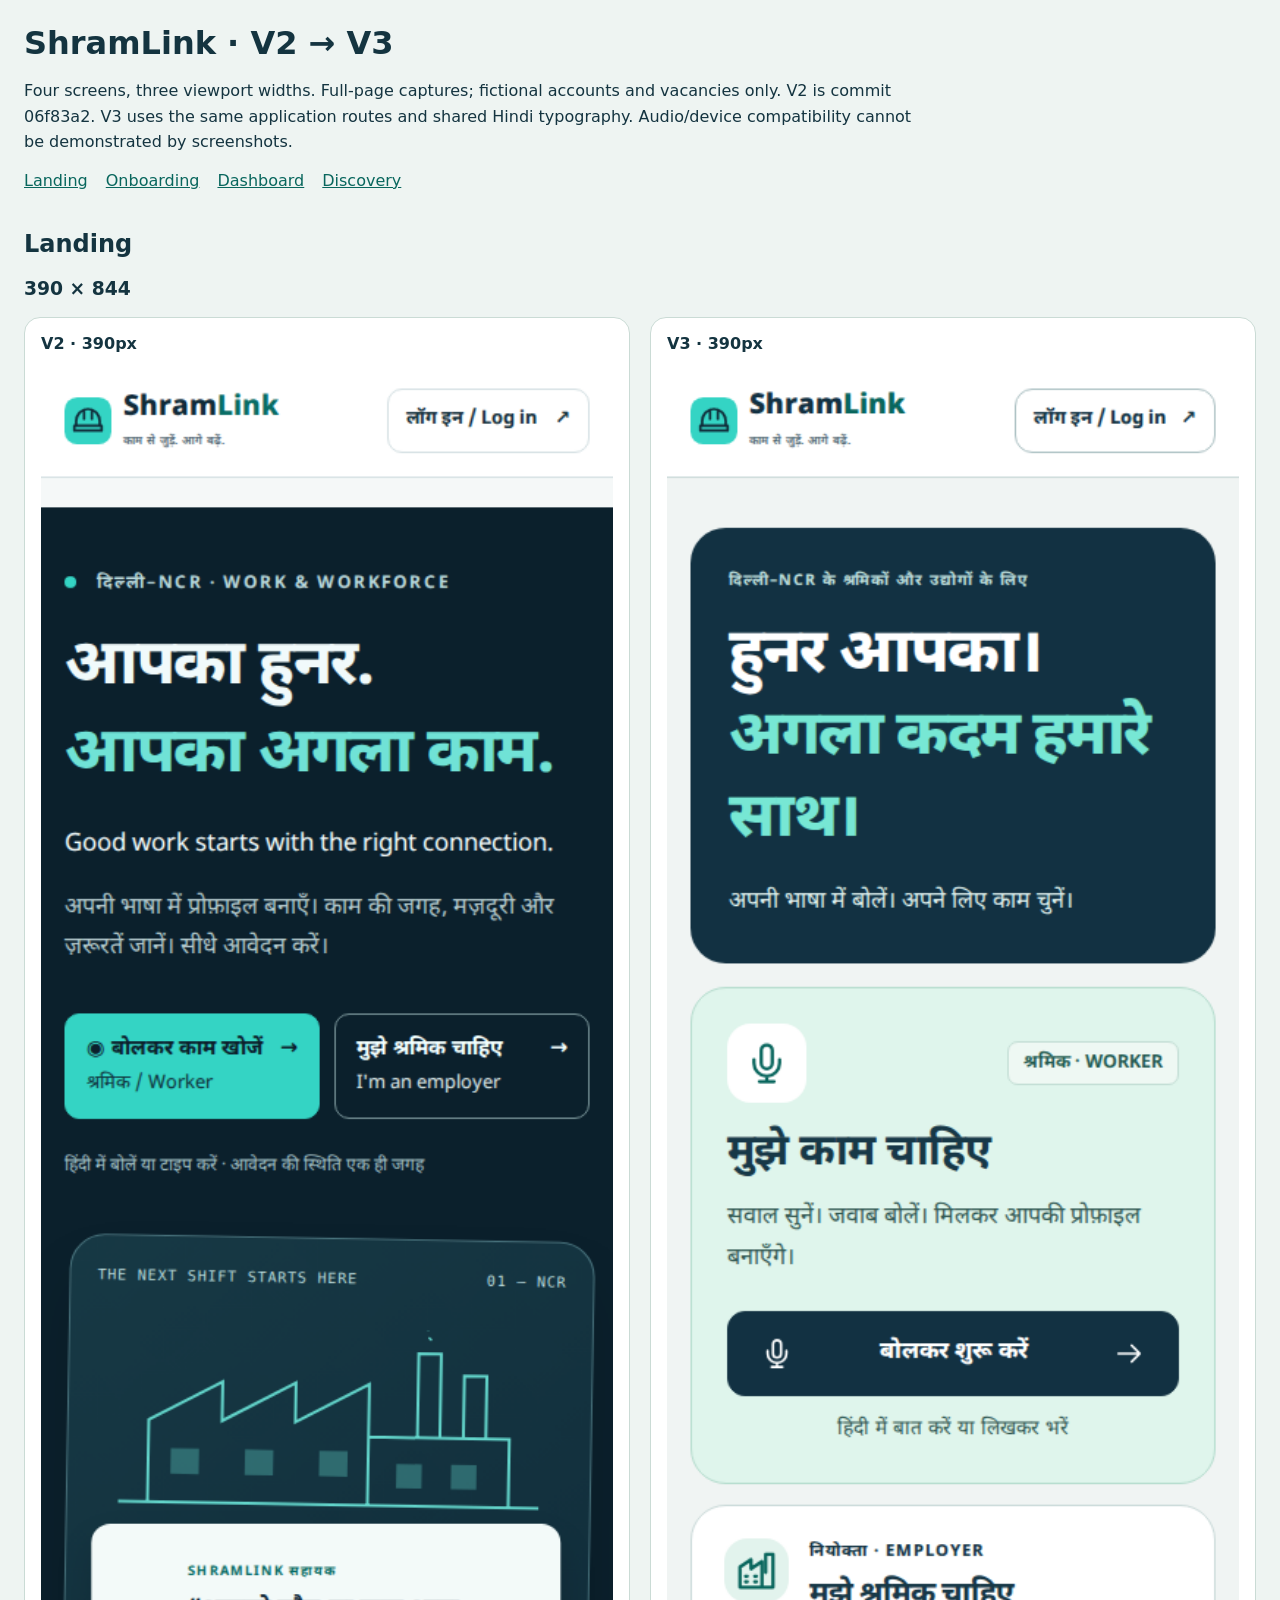
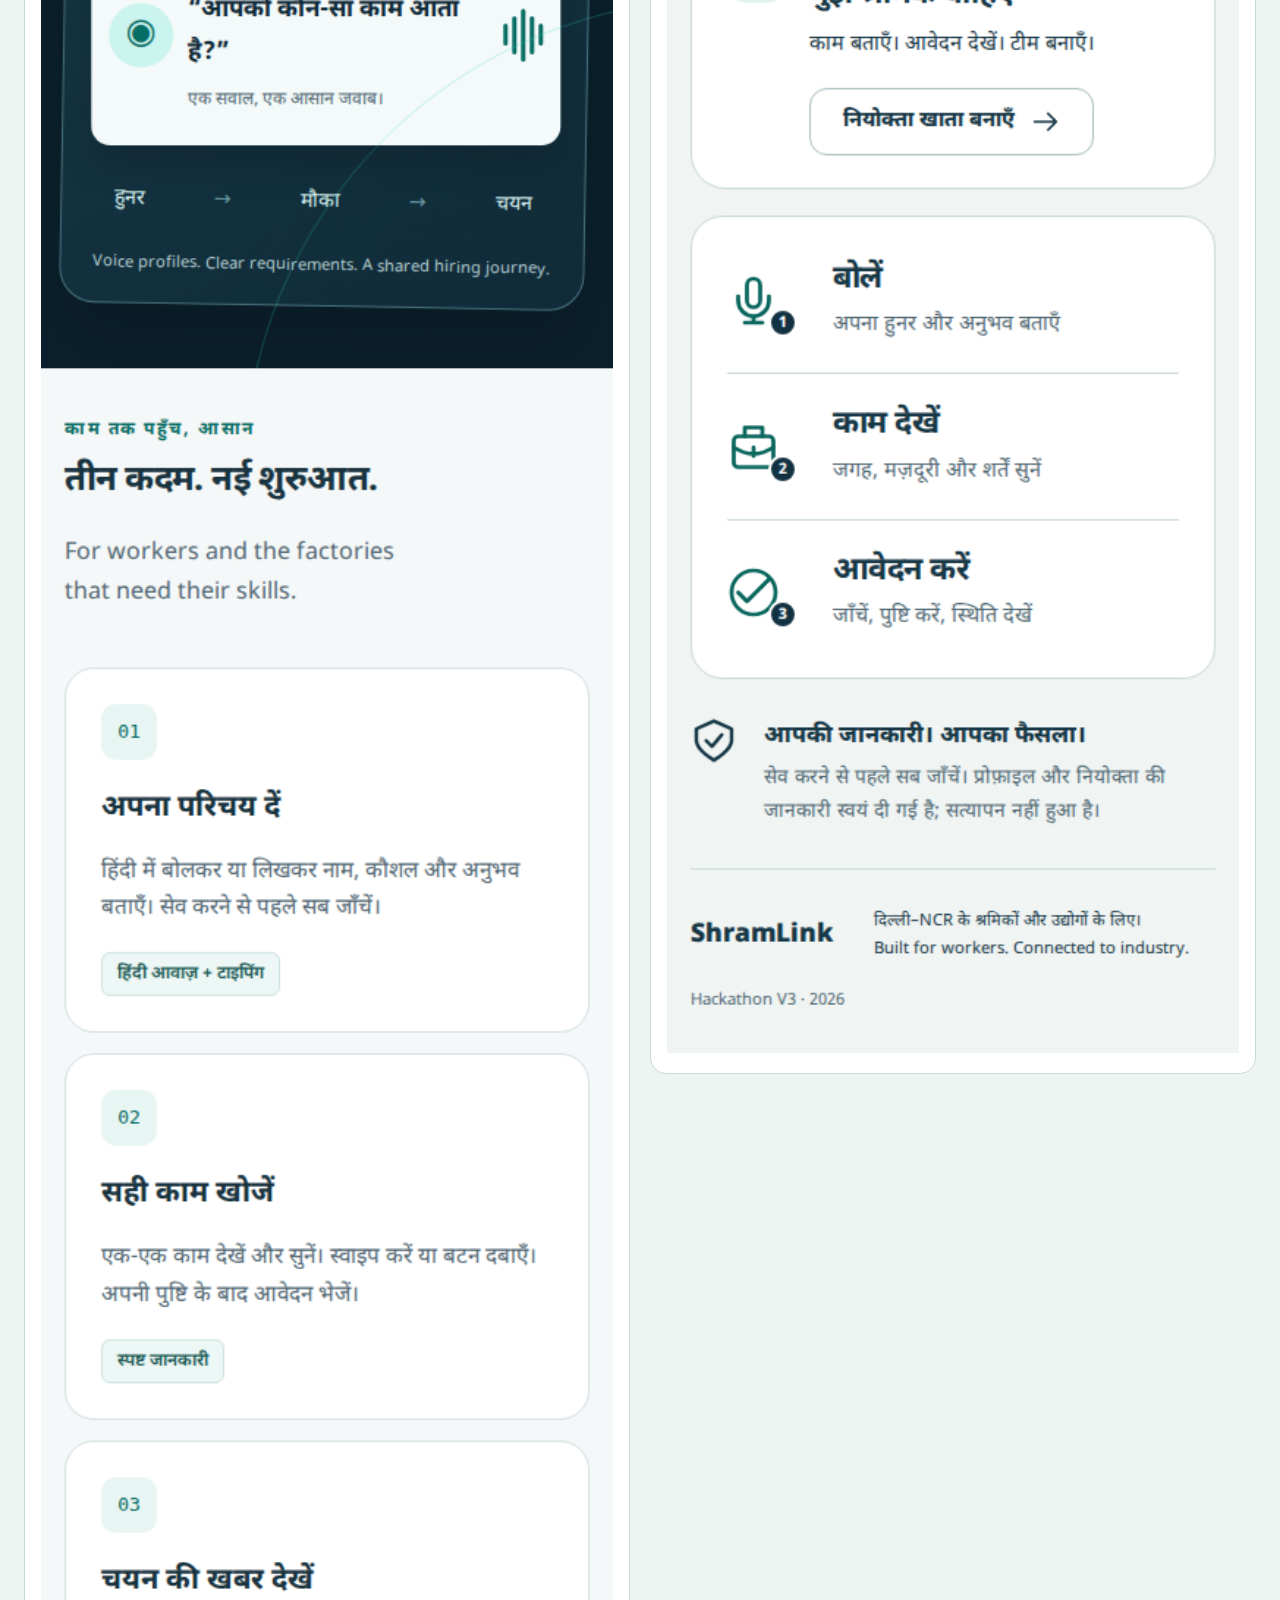
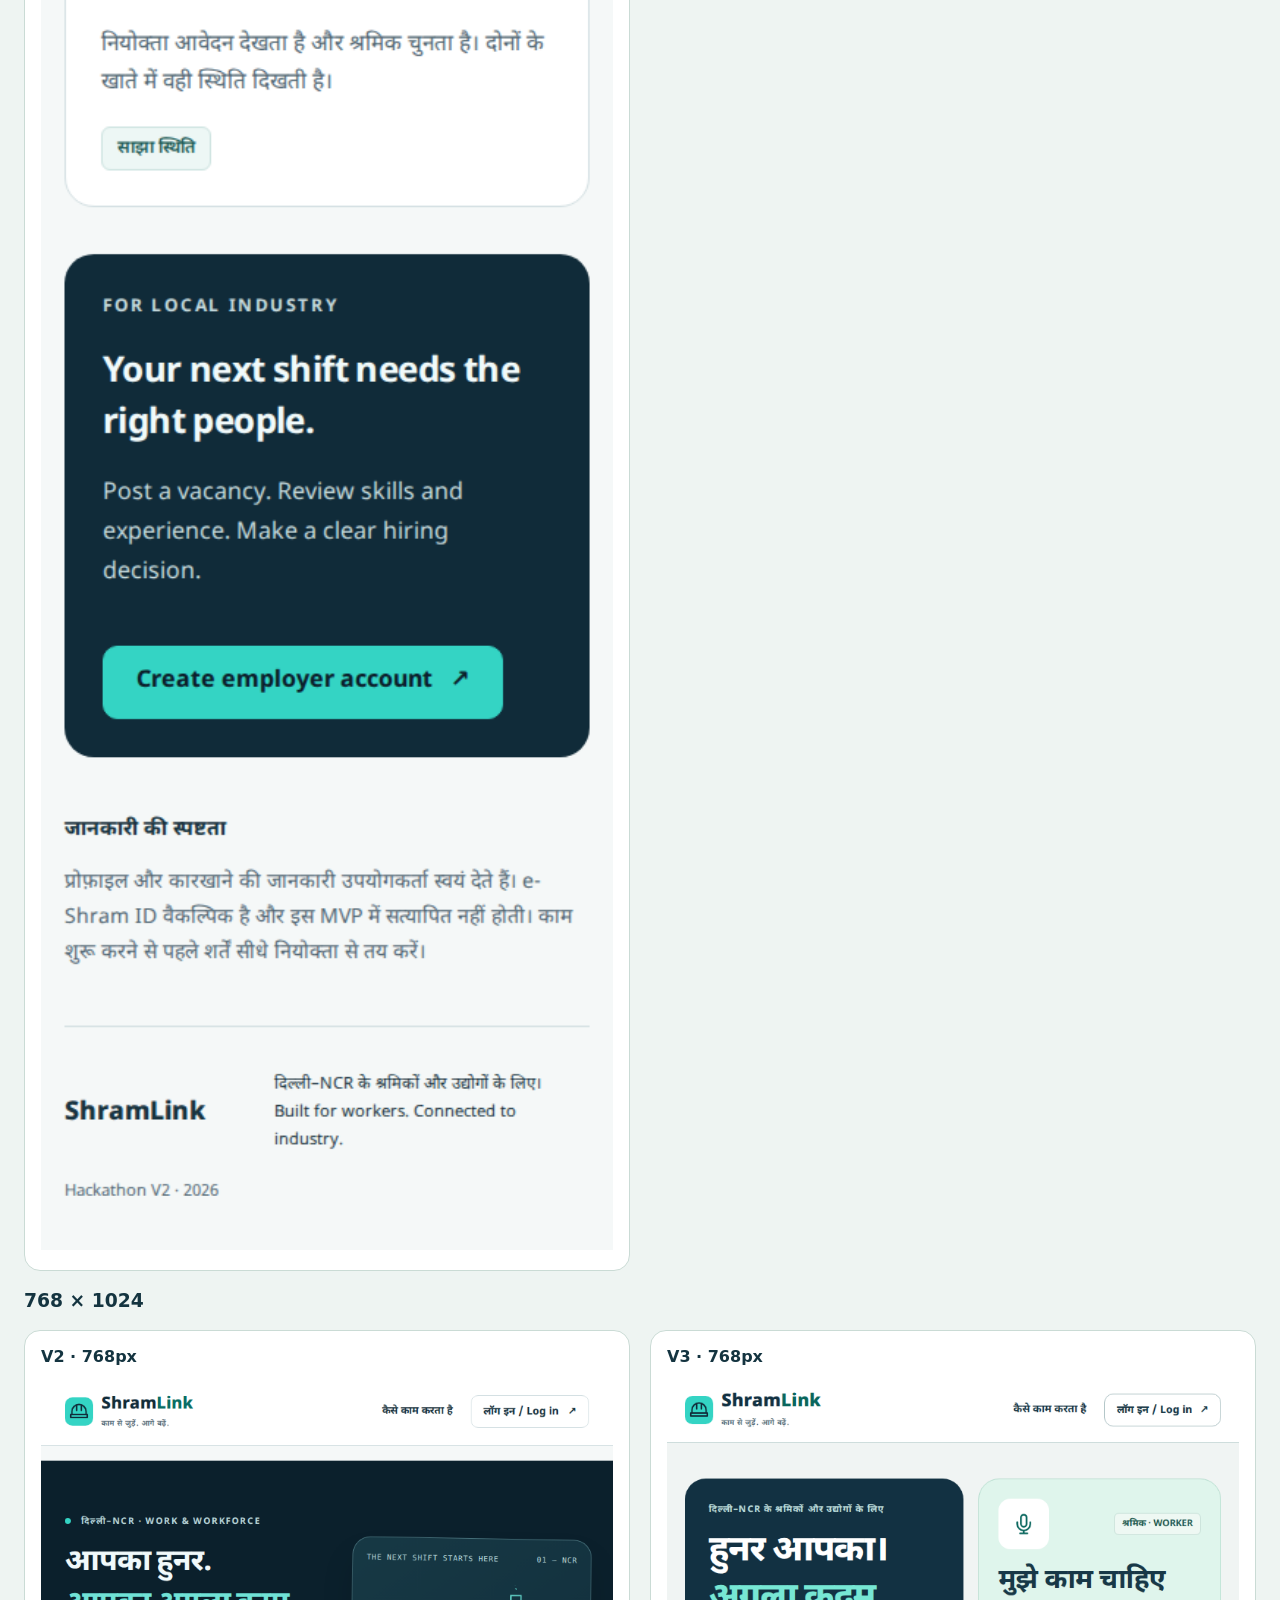
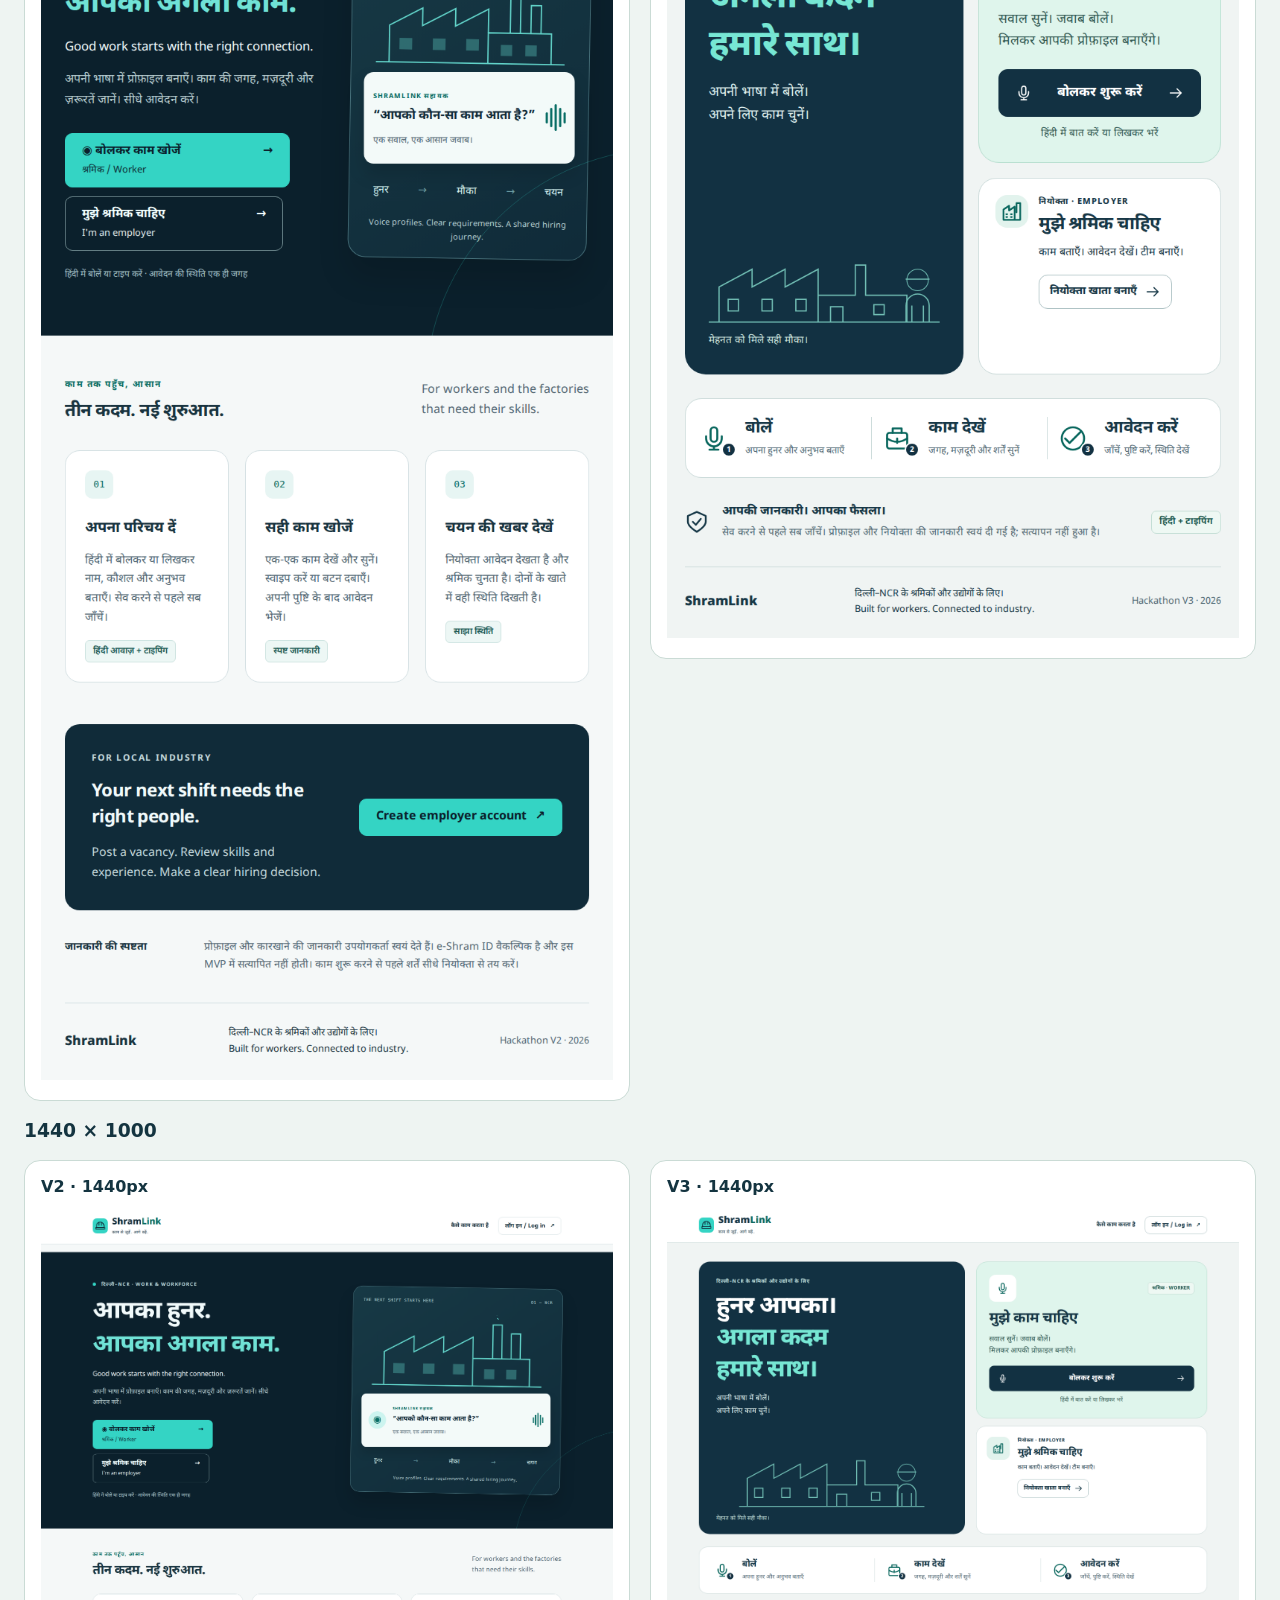
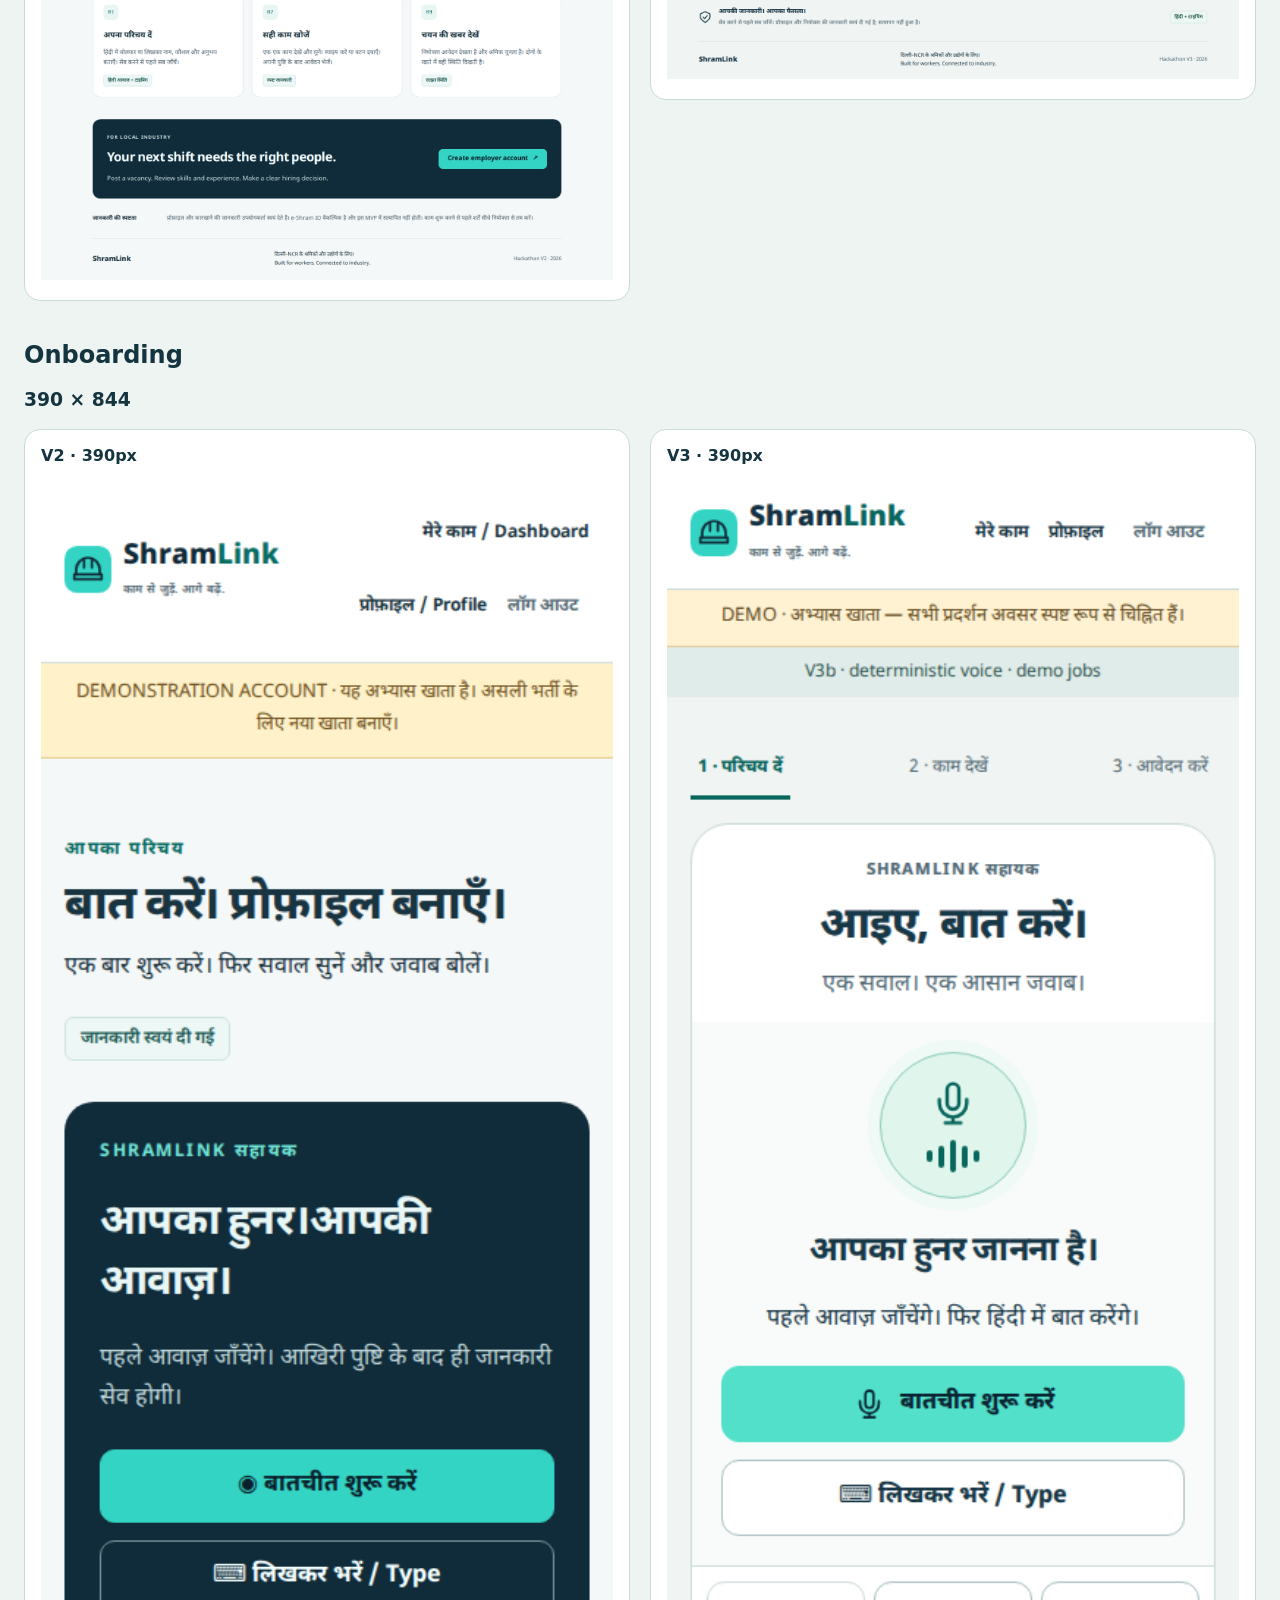
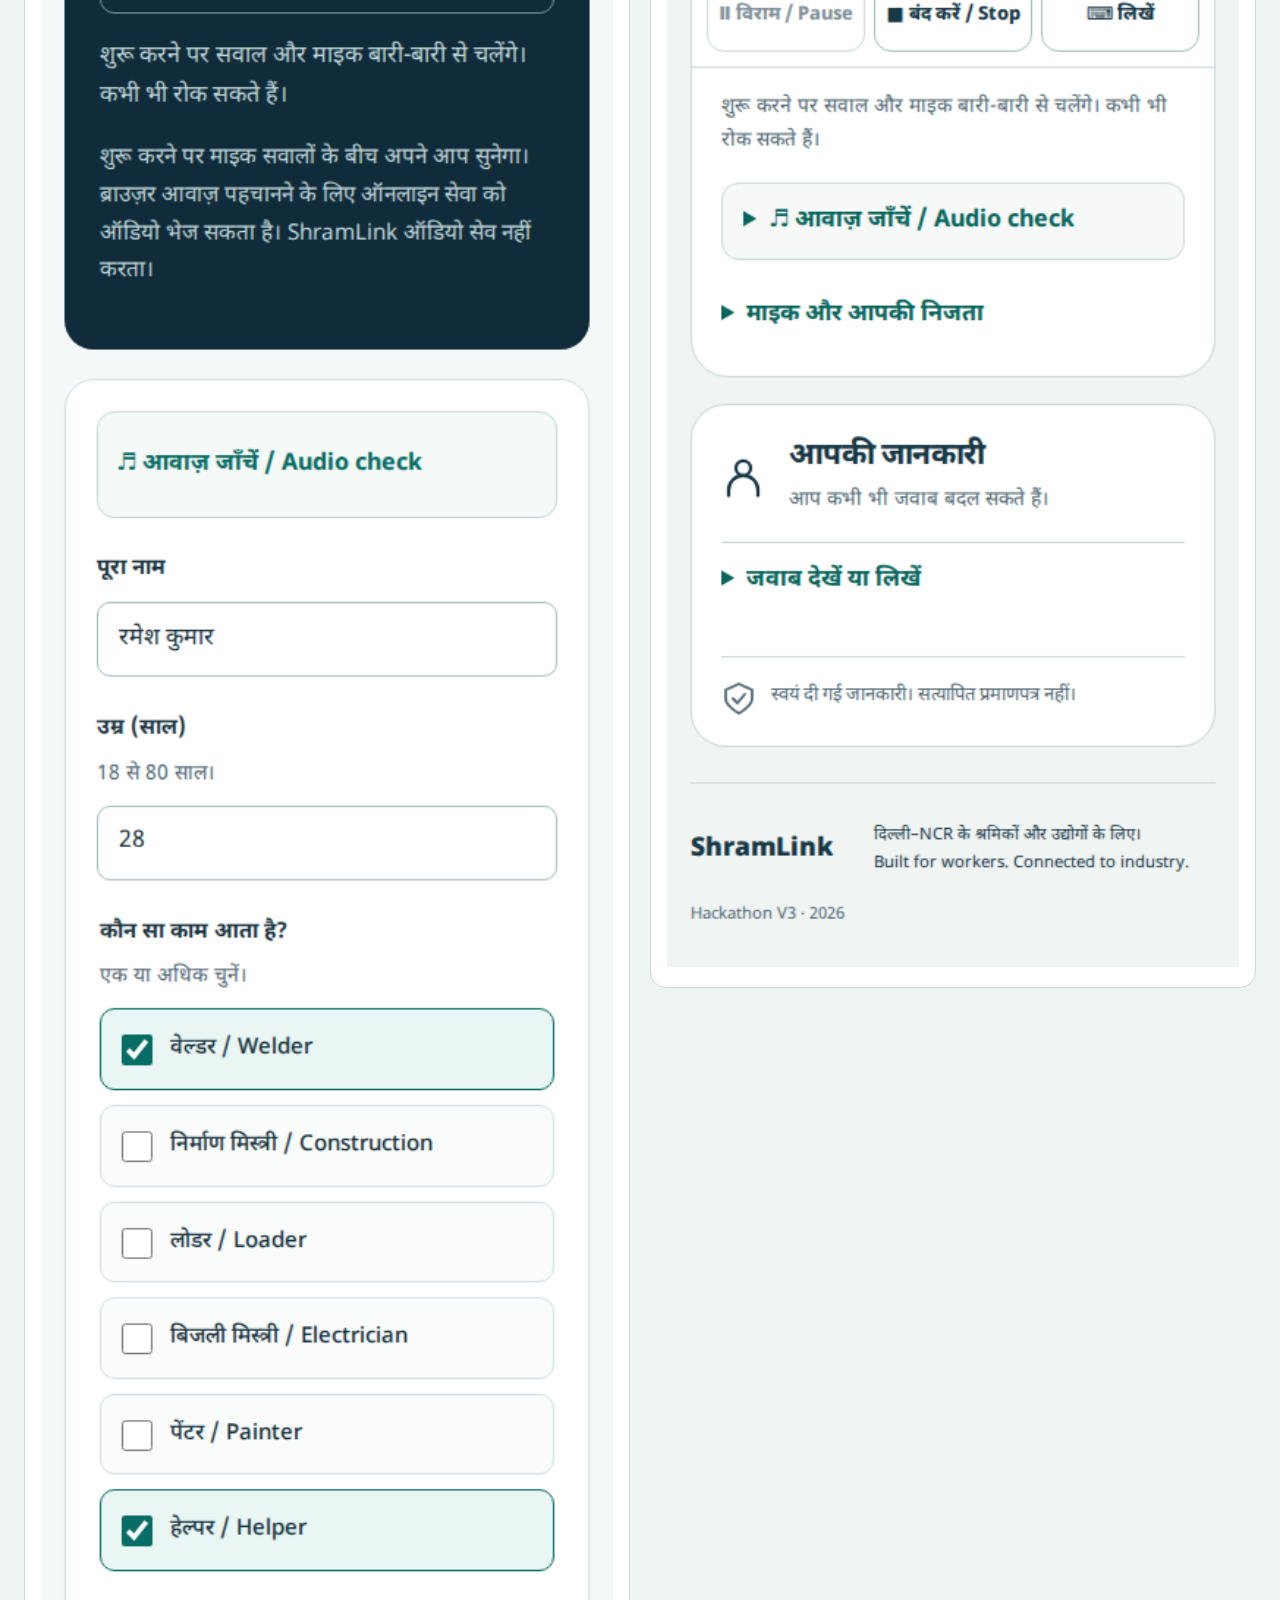
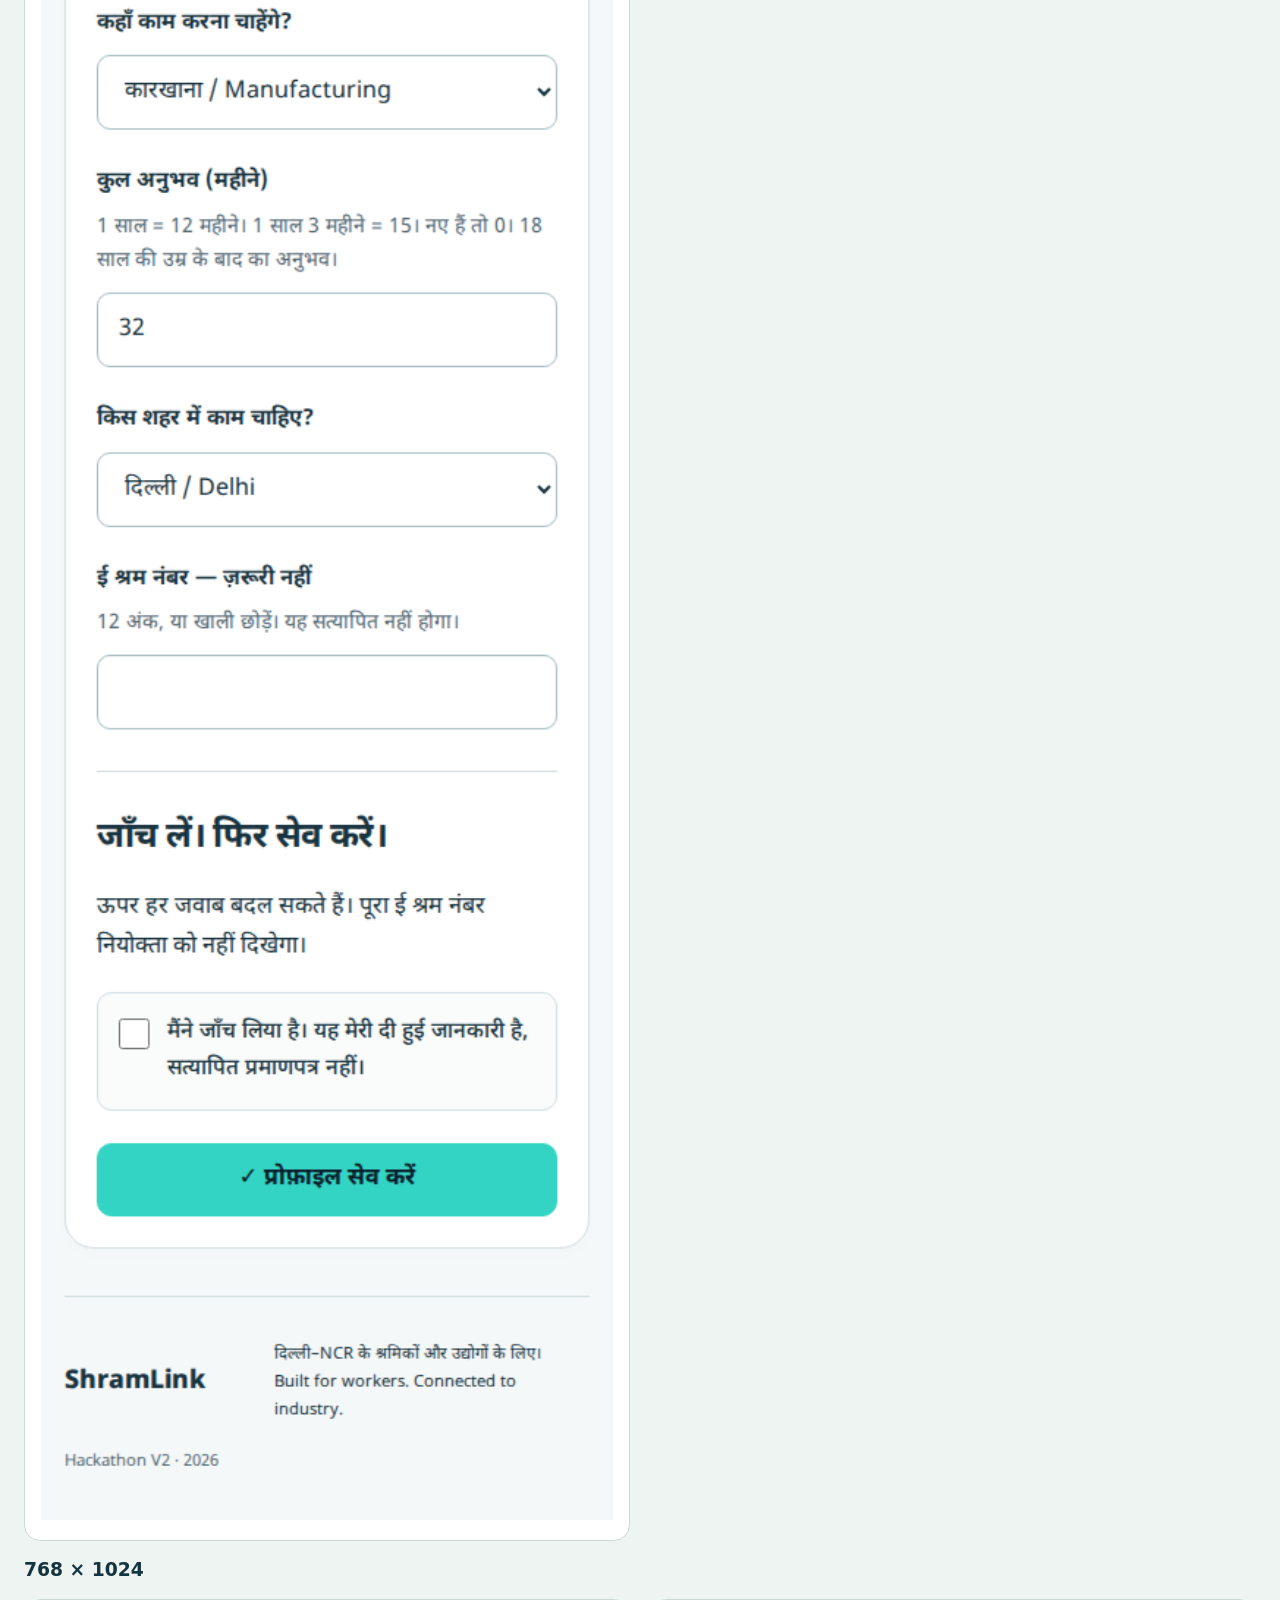
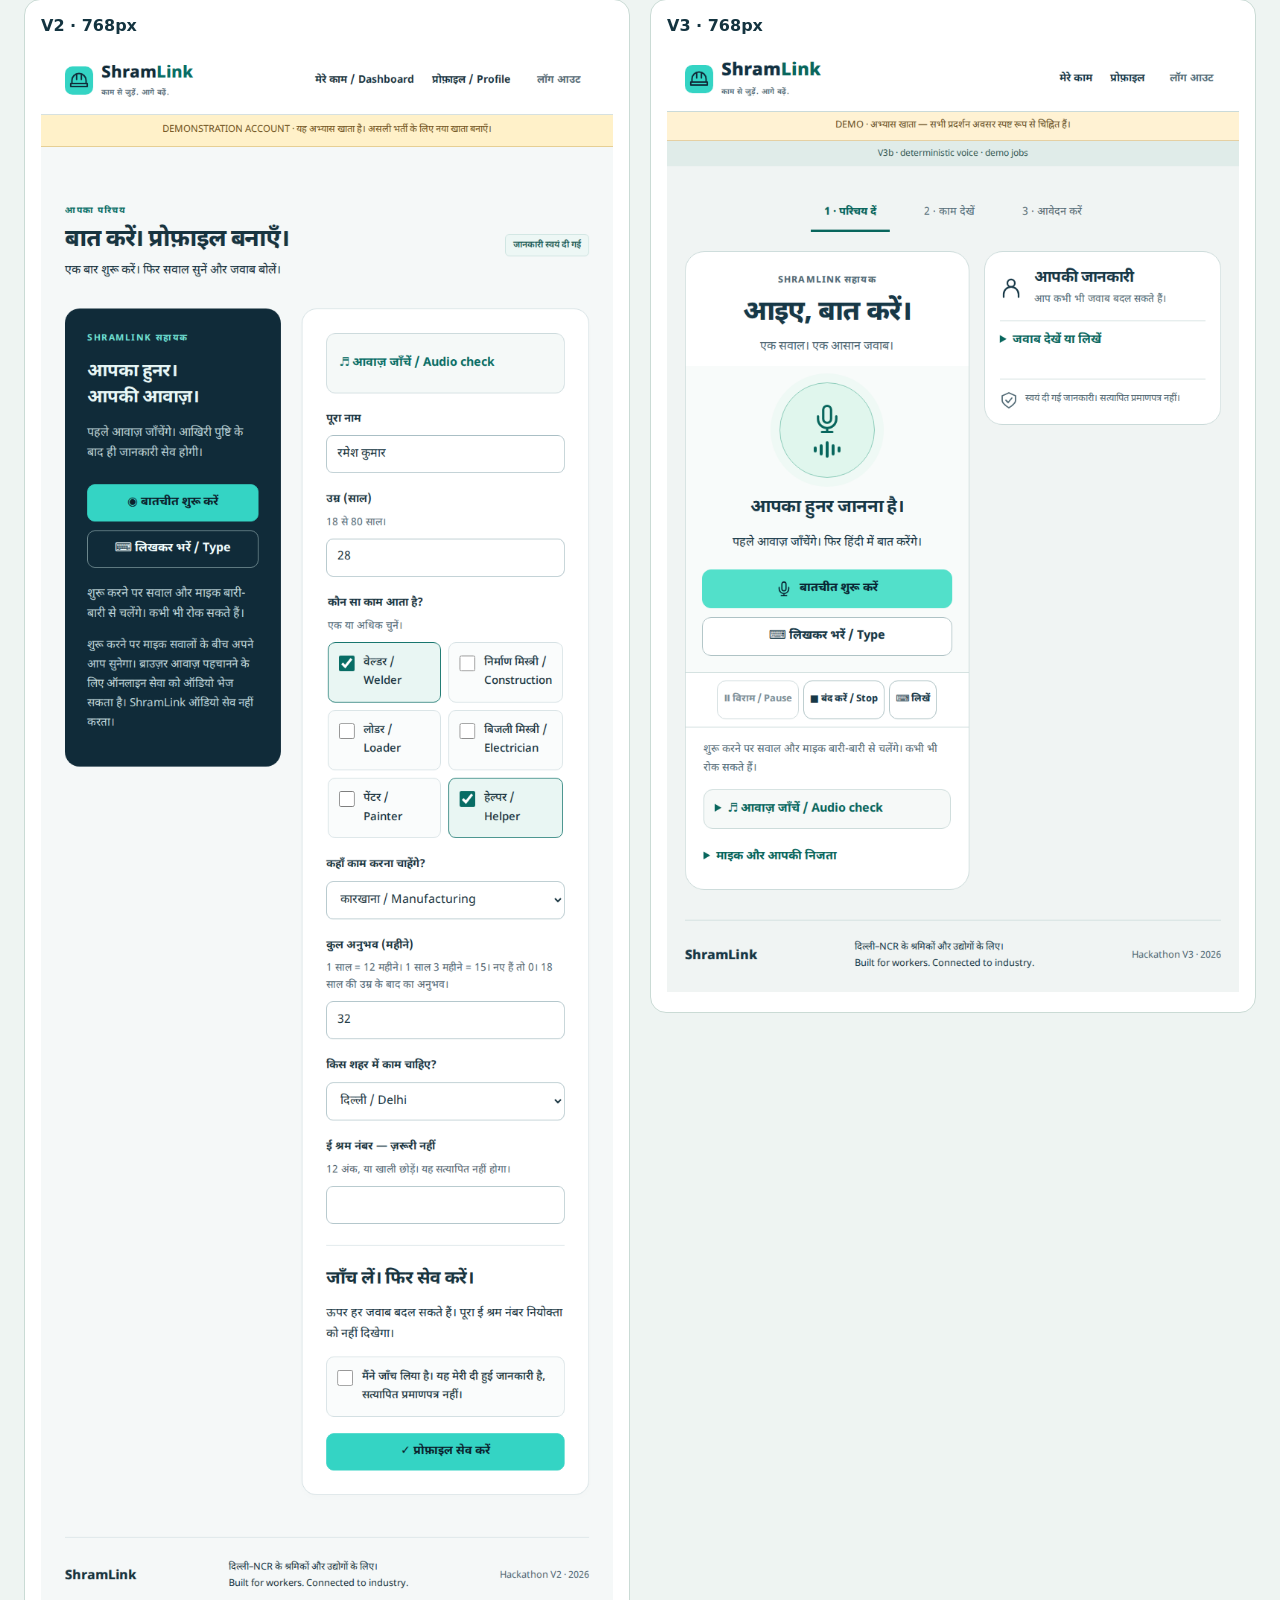
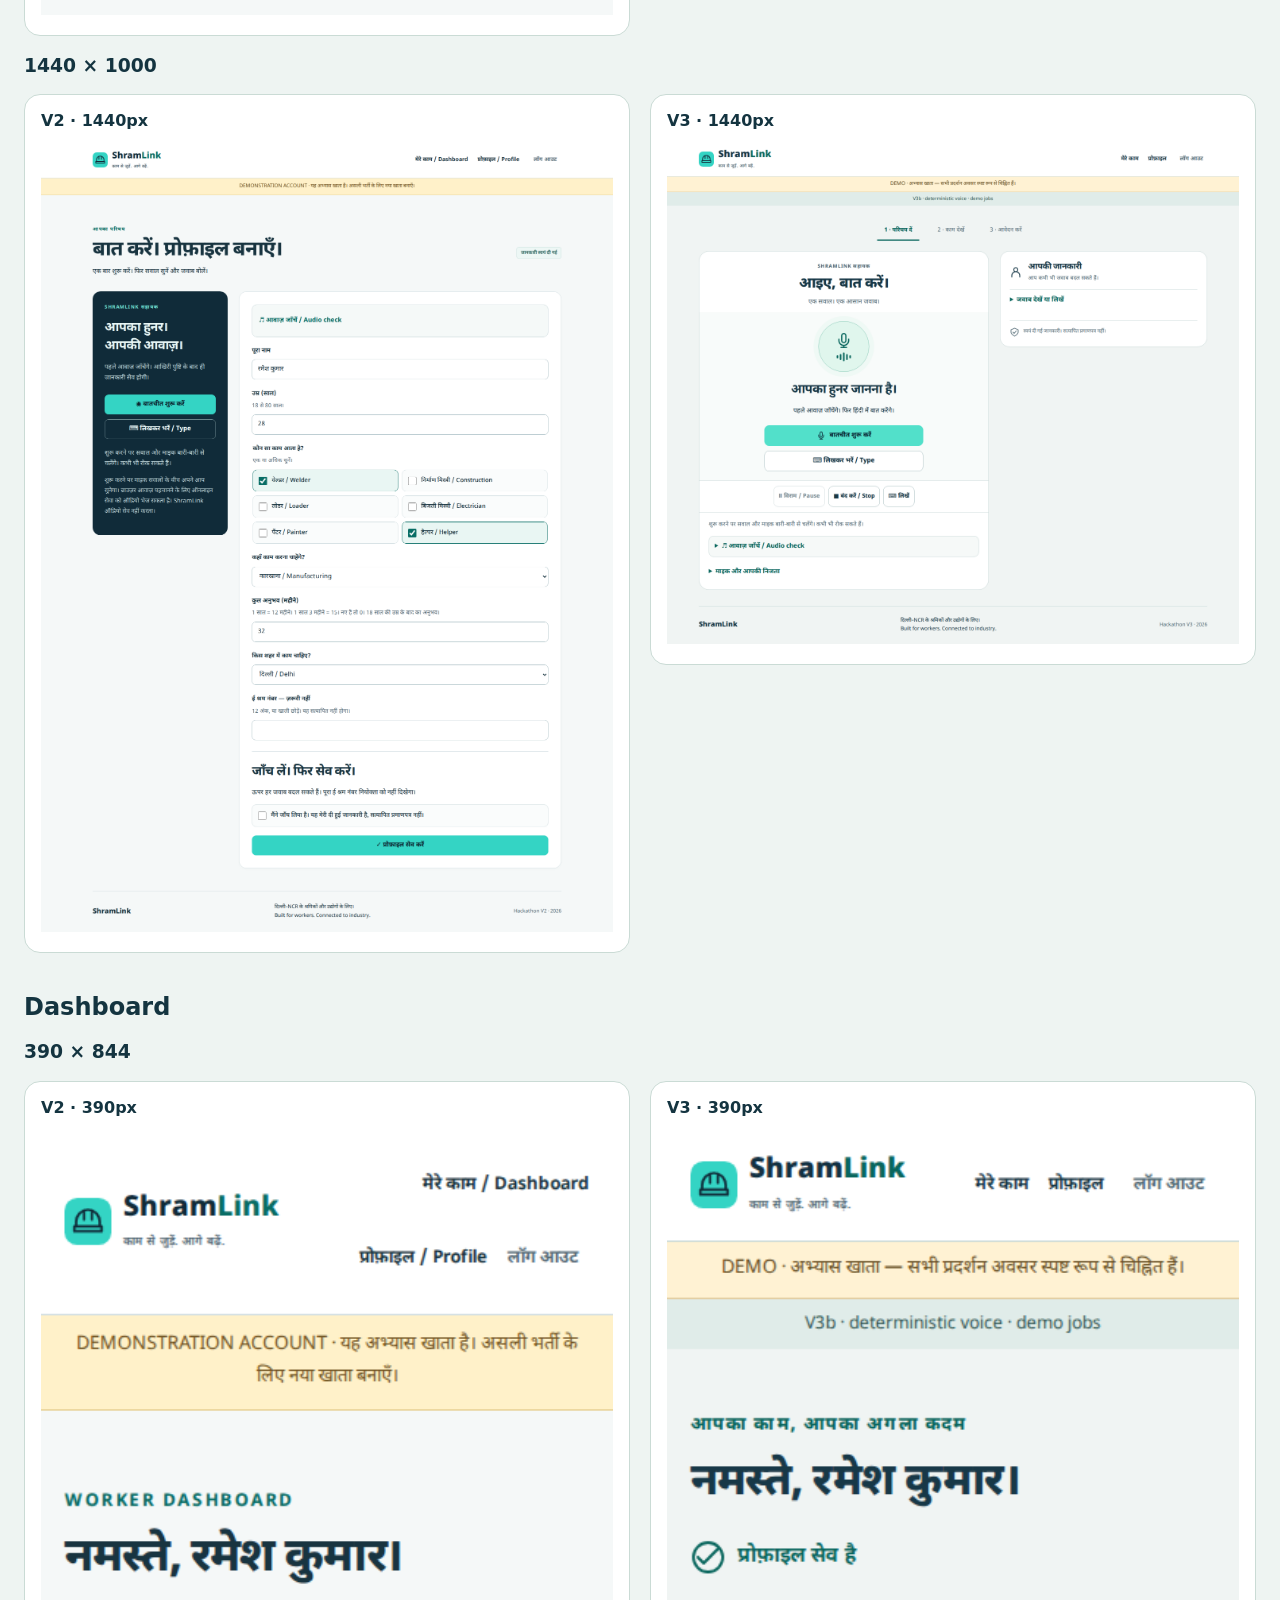
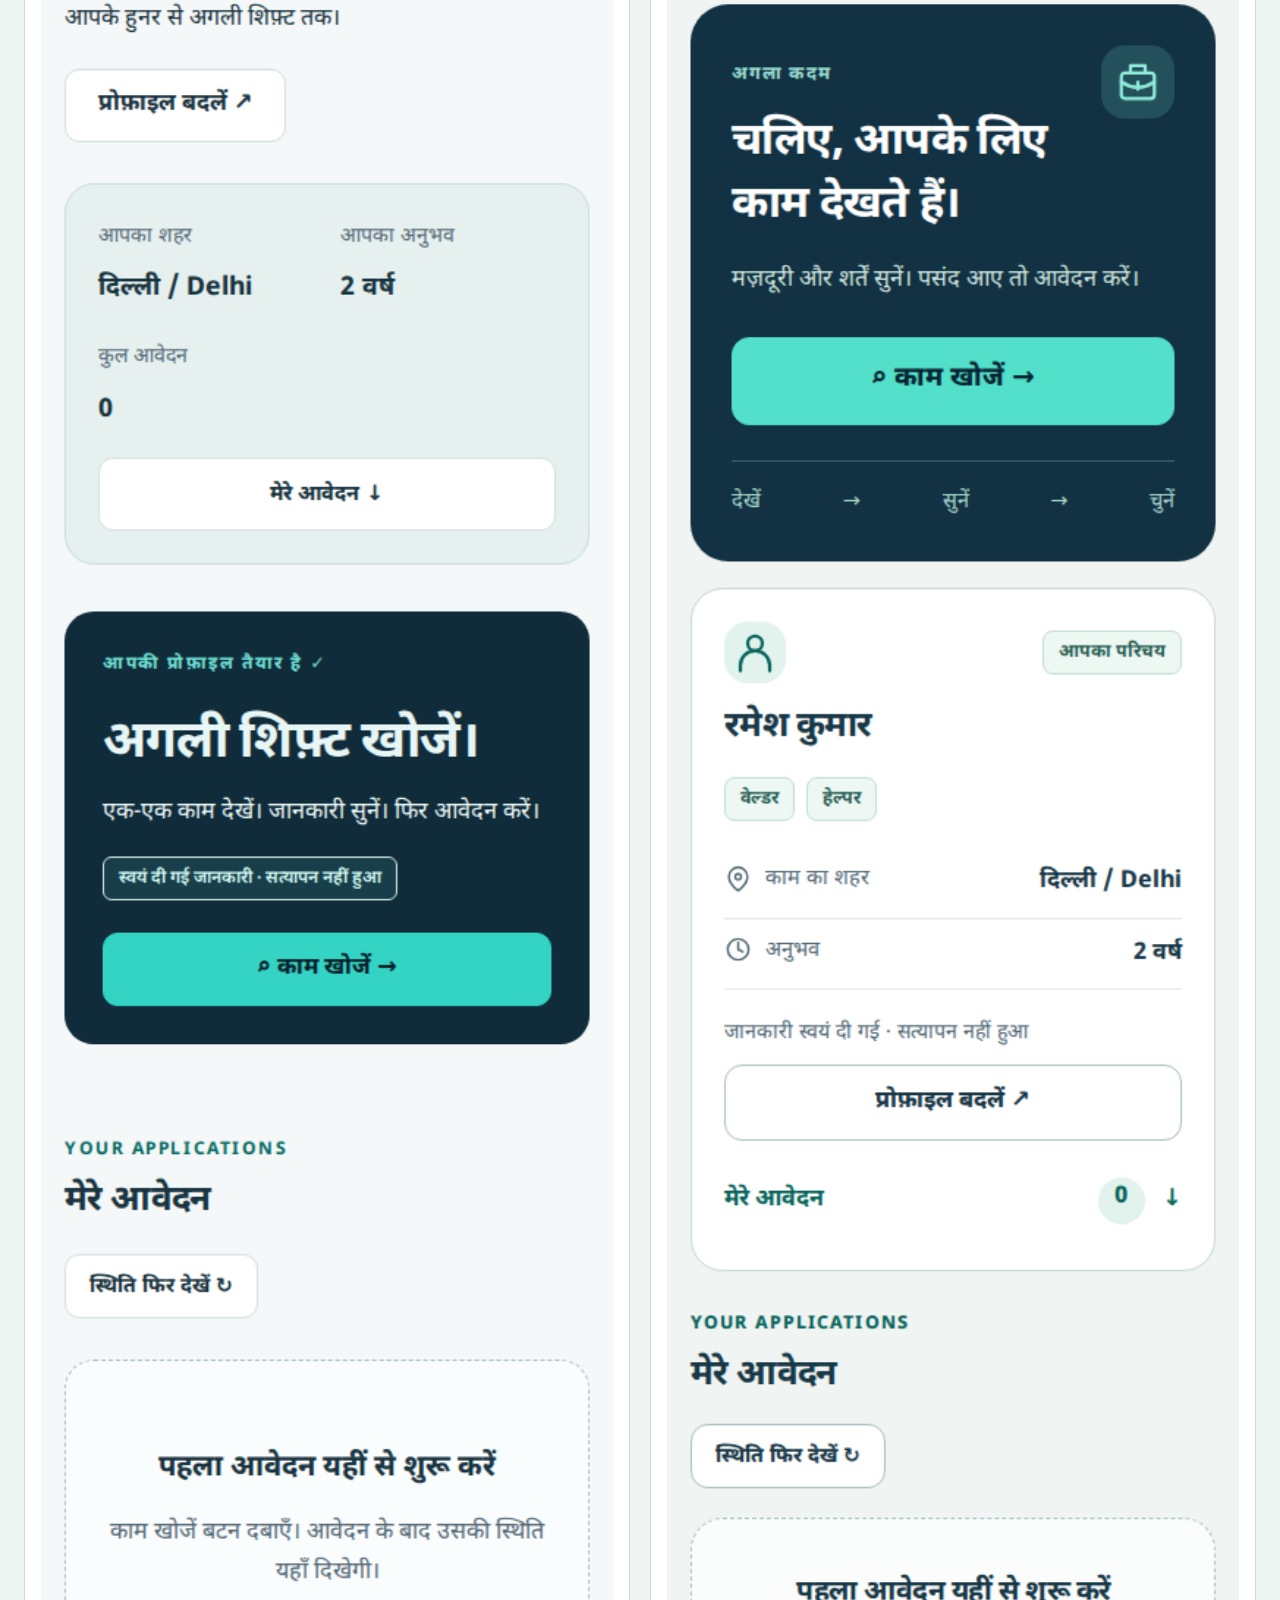
<file: docs/screenshots/index.html>
<!doctype html><html lang="en"><meta charset="utf-8"><meta name="viewport" content="width=device-width,initial-scale=1"><title>ShramLink V2 → V3 visual evidence</title><style>body{font:16px system-ui;background:#eef4f2;color:#143440;margin:24px}h1{margin-bottom:8px}p{max-width:900px;line-height:1.6}section{margin:40px 0}article{display:grid;grid-template-columns:1fr 1fr;gap:20px;align-items:start}figure{margin:0;padding:16px;background:white;border:1px solid #cadbd5;border-radius:16px}img{width:100%;height:auto}figcaption{font-weight:700;margin-bottom:12px}a{color:#08665d}@media(max-width:700px){article{grid-template-columns:1fr}}.jump{display:flex;gap:18px;flex-wrap:wrap}</style><h1>ShramLink · V2 → V3</h1><p>Four screens, three viewport widths. Full-page captures; fictional accounts and vacancies only. V2 is commit 06f83a2. V3 uses the same application routes and shared Hindi typography. Audio/device compatibility cannot be demonstrated by screenshots.</p><nav class="jump">
<a href="#landing">Landing</a>
<a href="#onboarding">Onboarding</a>
<a href="#dashboard">Dashboard</a>
<a href="#discovery">Discovery</a>
</nav>
<section id="landing"><h2>Landing</h2>
<h3>390 × 844</h3><article>
<figure><figcaption>V2 · 390px</figcaption><a href="v2/landing-390.png"><img loading="lazy" src="v2/landing-390.png" alt="V2 landing at 390 pixels"></a></figure>
<figure><figcaption>V3 · 390px</figcaption><a href="v3/landing-390.png"><img loading="lazy" src="v3/landing-390.png" alt="V3 landing at 390 pixels"></a></figure>
</article>
<h3>768 × 1024</h3><article>
<figure><figcaption>V2 · 768px</figcaption><a href="v2/landing-768.png"><img loading="lazy" src="v2/landing-768.png" alt="V2 landing at 768 pixels"></a></figure>
<figure><figcaption>V3 · 768px</figcaption><a href="v3/landing-768.png"><img loading="lazy" src="v3/landing-768.png" alt="V3 landing at 768 pixels"></a></figure>
</article>
<h3>1440 × 1000</h3><article>
<figure><figcaption>V2 · 1440px</figcaption><a href="v2/landing-1440.png"><img loading="lazy" src="v2/landing-1440.png" alt="V2 landing at 1440 pixels"></a></figure>
<figure><figcaption>V3 · 1440px</figcaption><a href="v3/landing-1440.png"><img loading="lazy" src="v3/landing-1440.png" alt="V3 landing at 1440 pixels"></a></figure>
</article>
</section>
<section id="onboarding"><h2>Onboarding</h2>
<h3>390 × 844</h3><article>
<figure><figcaption>V2 · 390px</figcaption><a href="v2/onboarding-390.png"><img loading="lazy" src="v2/onboarding-390.png" alt="V2 onboarding at 390 pixels"></a></figure>
<figure><figcaption>V3 · 390px</figcaption><a href="v3/onboarding-390.png"><img loading="lazy" src="v3/onboarding-390.png" alt="V3 onboarding at 390 pixels"></a></figure>
</article>
<h3>768 × 1024</h3><article>
<figure><figcaption>V2 · 768px</figcaption><a href="v2/onboarding-768.png"><img loading="lazy" src="v2/onboarding-768.png" alt="V2 onboarding at 768 pixels"></a></figure>
<figure><figcaption>V3 · 768px</figcaption><a href="v3/onboarding-768.png"><img loading="lazy" src="v3/onboarding-768.png" alt="V3 onboarding at 768 pixels"></a></figure>
</article>
<h3>1440 × 1000</h3><article>
<figure><figcaption>V2 · 1440px</figcaption><a href="v2/onboarding-1440.png"><img loading="lazy" src="v2/onboarding-1440.png" alt="V2 onboarding at 1440 pixels"></a></figure>
<figure><figcaption>V3 · 1440px</figcaption><a href="v3/onboarding-1440.png"><img loading="lazy" src="v3/onboarding-1440.png" alt="V3 onboarding at 1440 pixels"></a></figure>
</article>
</section>
<section id="dashboard"><h2>Dashboard</h2>
<h3>390 × 844</h3><article>
<figure><figcaption>V2 · 390px</figcaption><a href="v2/dashboard-390.png"><img loading="lazy" src="v2/dashboard-390.png" alt="V2 dashboard at 390 pixels"></a></figure>
<figure><figcaption>V3 · 390px</figcaption><a href="v3/dashboard-390.png"><img loading="lazy" src="v3/dashboard-390.png" alt="V3 dashboard at 390 pixels"></a></figure>
</article>
<h3>768 × 1024</h3><article>
<figure><figcaption>V2 · 768px</figcaption><a href="v2/dashboard-768.png"><img loading="lazy" src="v2/dashboard-768.png" alt="V2 dashboard at 768 pixels"></a></figure>
<figure><figcaption>V3 · 768px</figcaption><a href="v3/dashboard-768.png"><img loading="lazy" src="v3/dashboard-768.png" alt="V3 dashboard at 768 pixels"></a></figure>
</article>
<h3>1440 × 1000</h3><article>
<figure><figcaption>V2 · 1440px</figcaption><a href="v2/dashboard-1440.png"><img loading="lazy" src="v2/dashboard-1440.png" alt="V2 dashboard at 1440 pixels"></a></figure>
<figure><figcaption>V3 · 1440px</figcaption><a href="v3/dashboard-1440.png"><img loading="lazy" src="v3/dashboard-1440.png" alt="V3 dashboard at 1440 pixels"></a></figure>
</article>
</section>
<section id="discovery"><h2>Discovery</h2>
<h3>390 × 844</h3><article>
<figure><figcaption>V2 · 390px</figcaption><a href="v2/discovery-390.png"><img loading="lazy" src="v2/discovery-390.png" alt="V2 discovery at 390 pixels"></a></figure>
<figure><figcaption>V3 · 390px</figcaption><a href="v3/discovery-390.png"><img loading="lazy" src="v3/discovery-390.png" alt="V3 discovery at 390 pixels"></a></figure>
</article>
<h3>768 × 1024</h3><article>
<figure><figcaption>V2 · 768px</figcaption><a href="v2/discovery-768.png"><img loading="lazy" src="v2/discovery-768.png" alt="V2 discovery at 768 pixels"></a></figure>
<figure><figcaption>V3 · 768px</figcaption><a href="v3/discovery-768.png"><img loading="lazy" src="v3/discovery-768.png" alt="V3 discovery at 768 pixels"></a></figure>
</article>
<h3>1440 × 1000</h3><article>
<figure><figcaption>V2 · 1440px</figcaption><a href="v2/discovery-1440.png"><img loading="lazy" src="v2/discovery-1440.png" alt="V2 discovery at 1440 pixels"></a></figure>
<figure><figcaption>V3 · 1440px</figcaption><a href="v3/discovery-1440.png"><img loading="lazy" src="v3/discovery-1440.png" alt="V3 discovery at 1440 pixels"></a></figure>
</article>
</section>
</html>
</file>
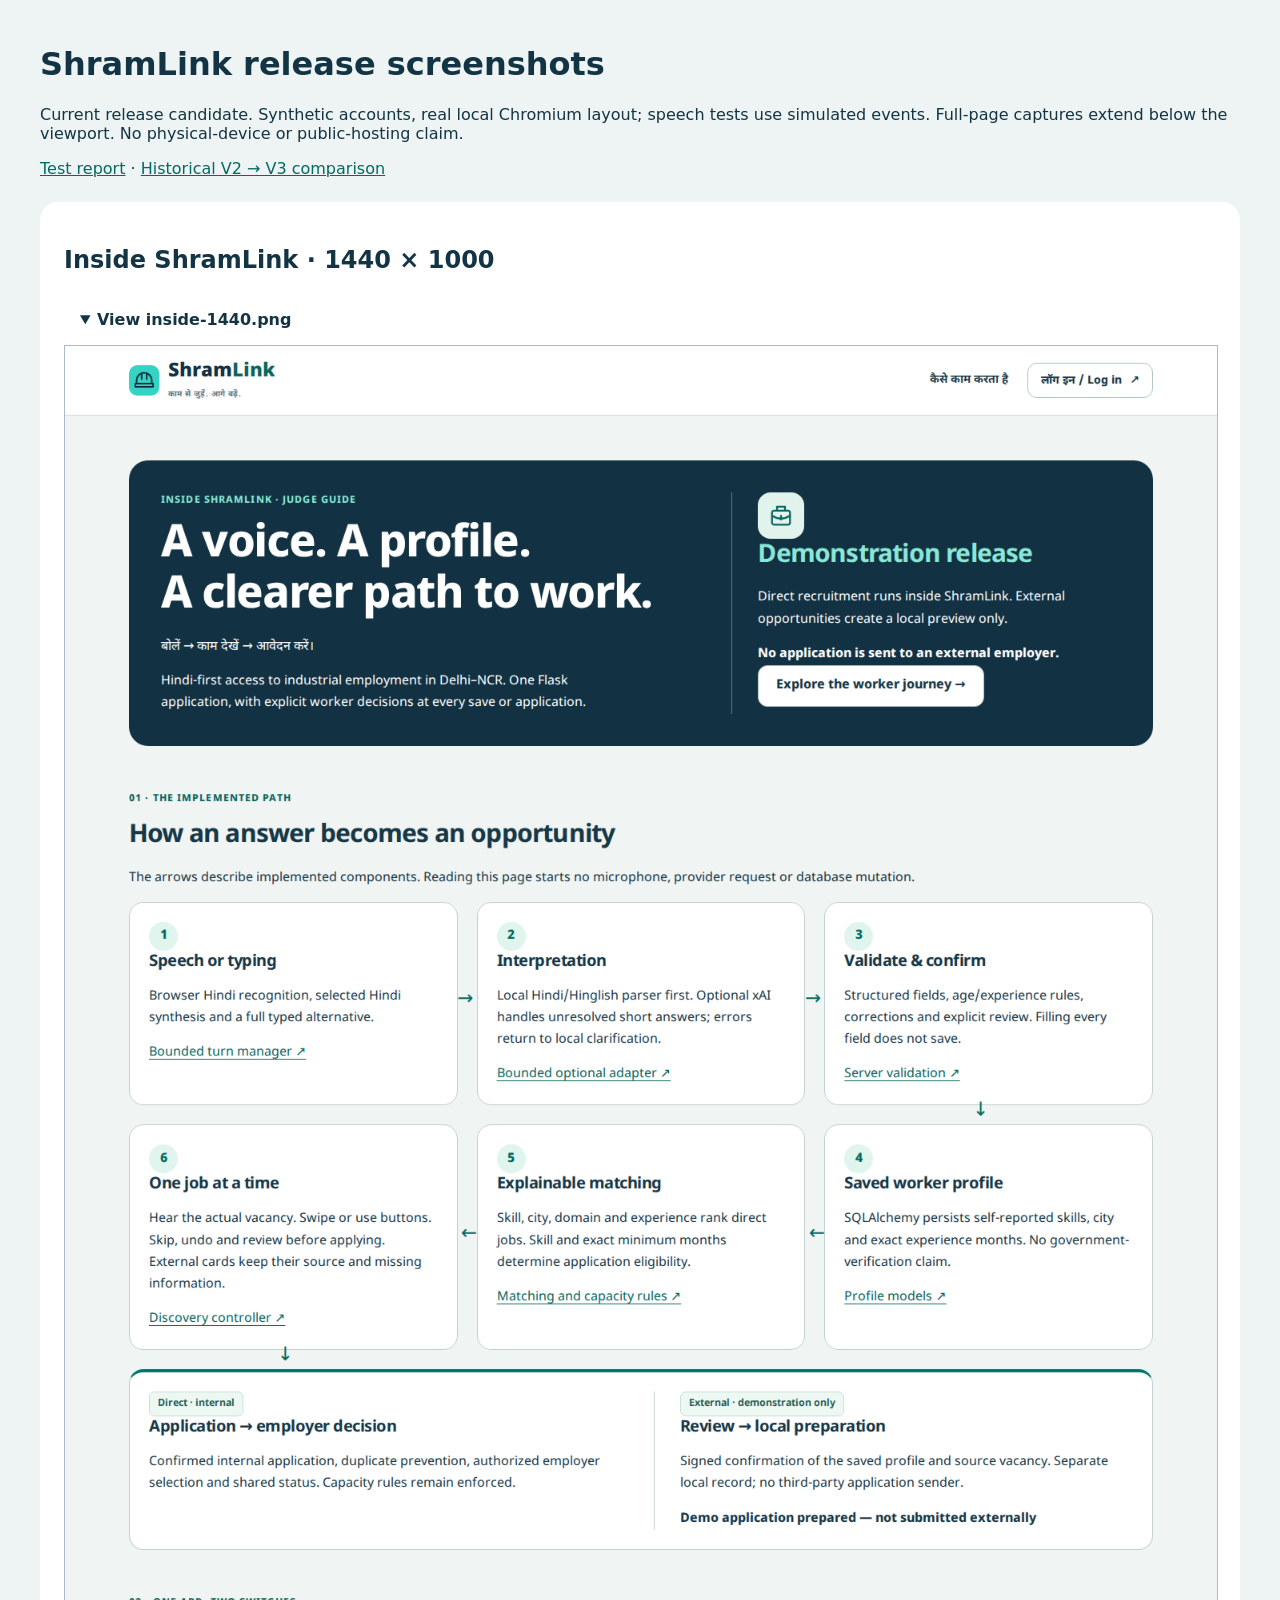
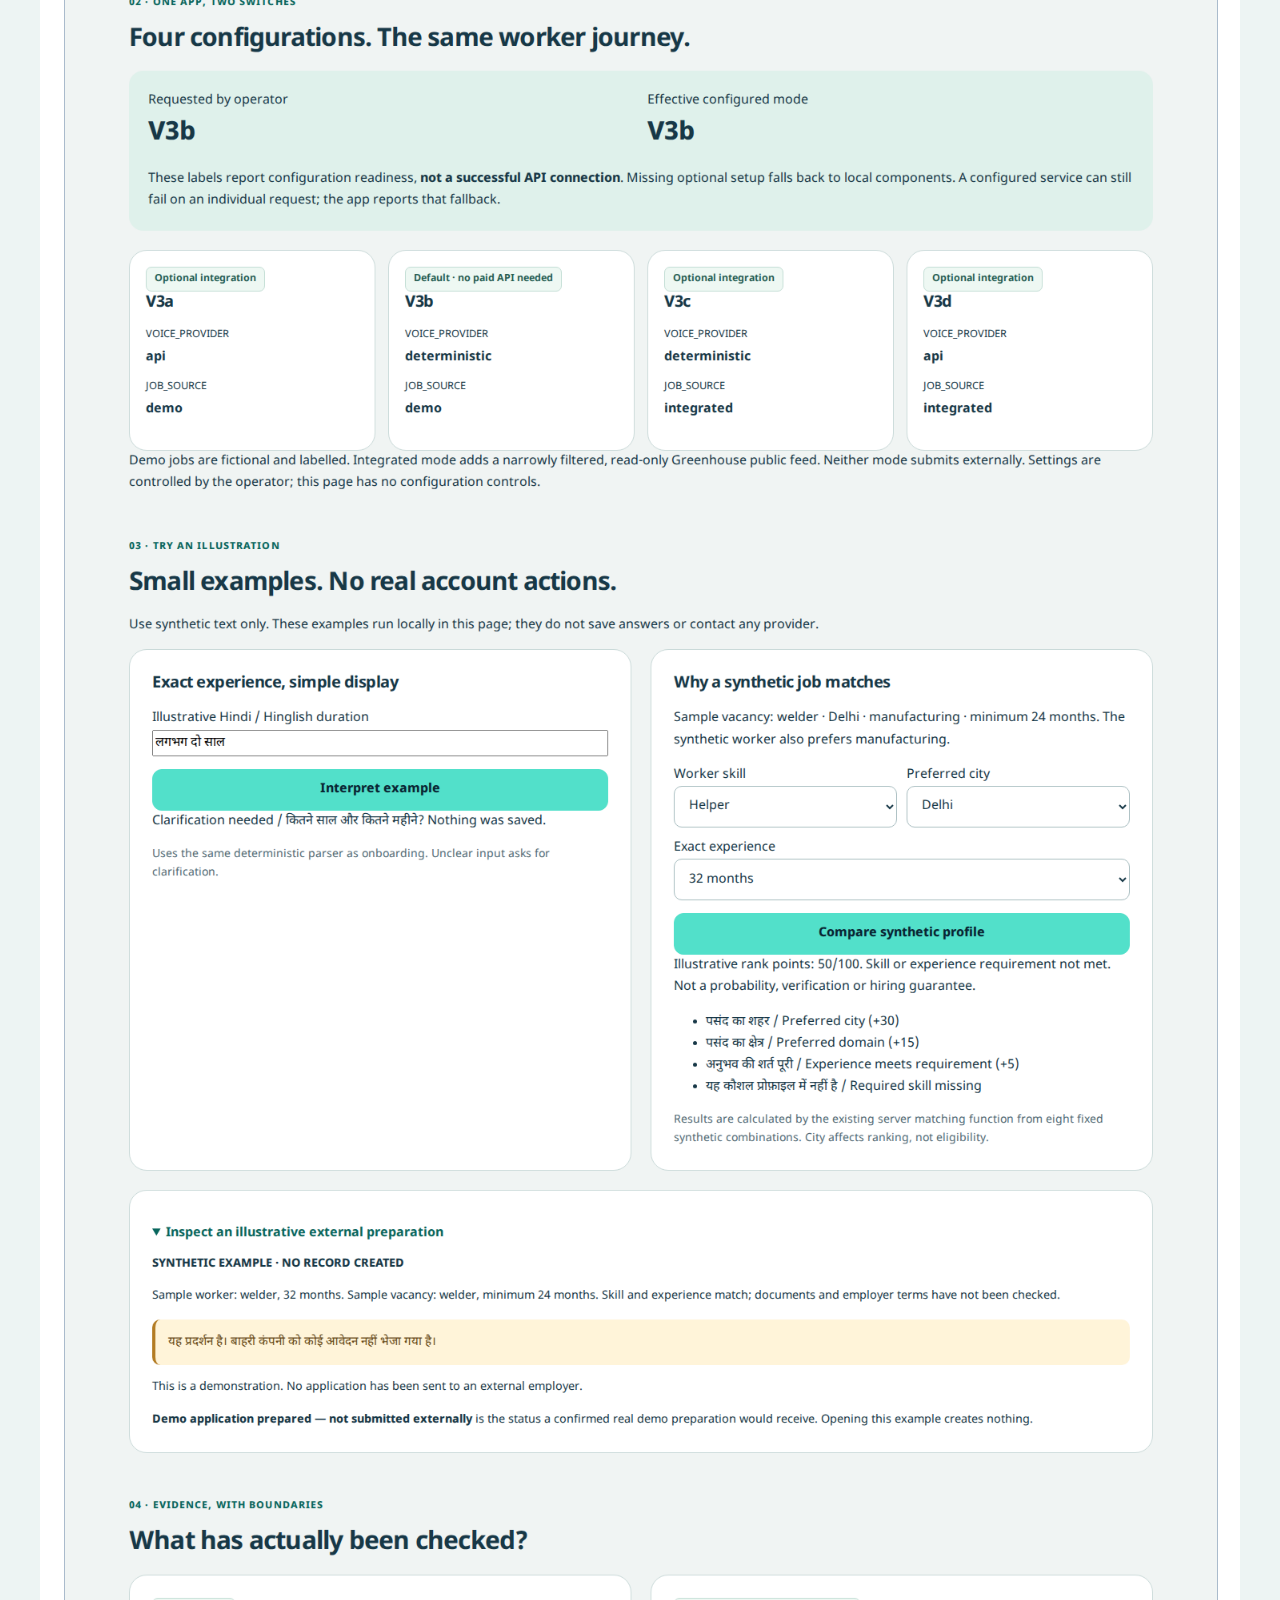
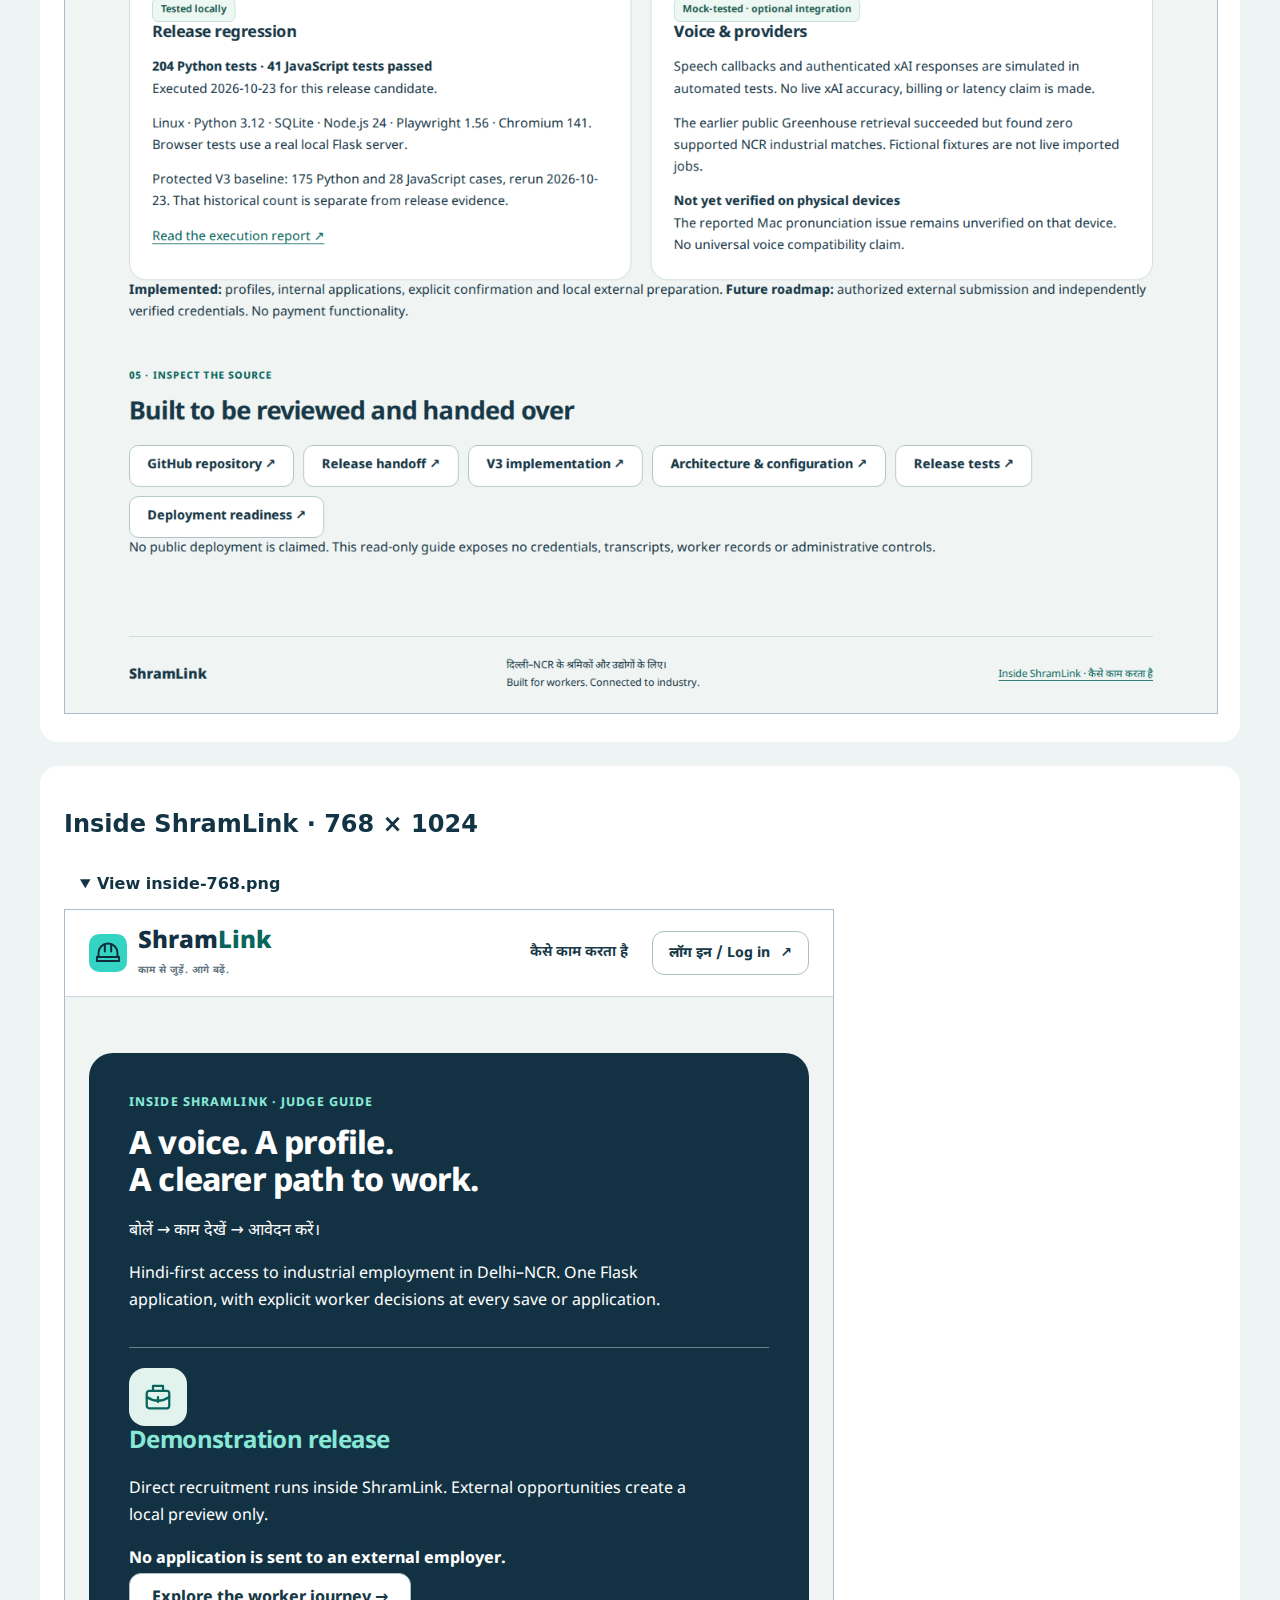
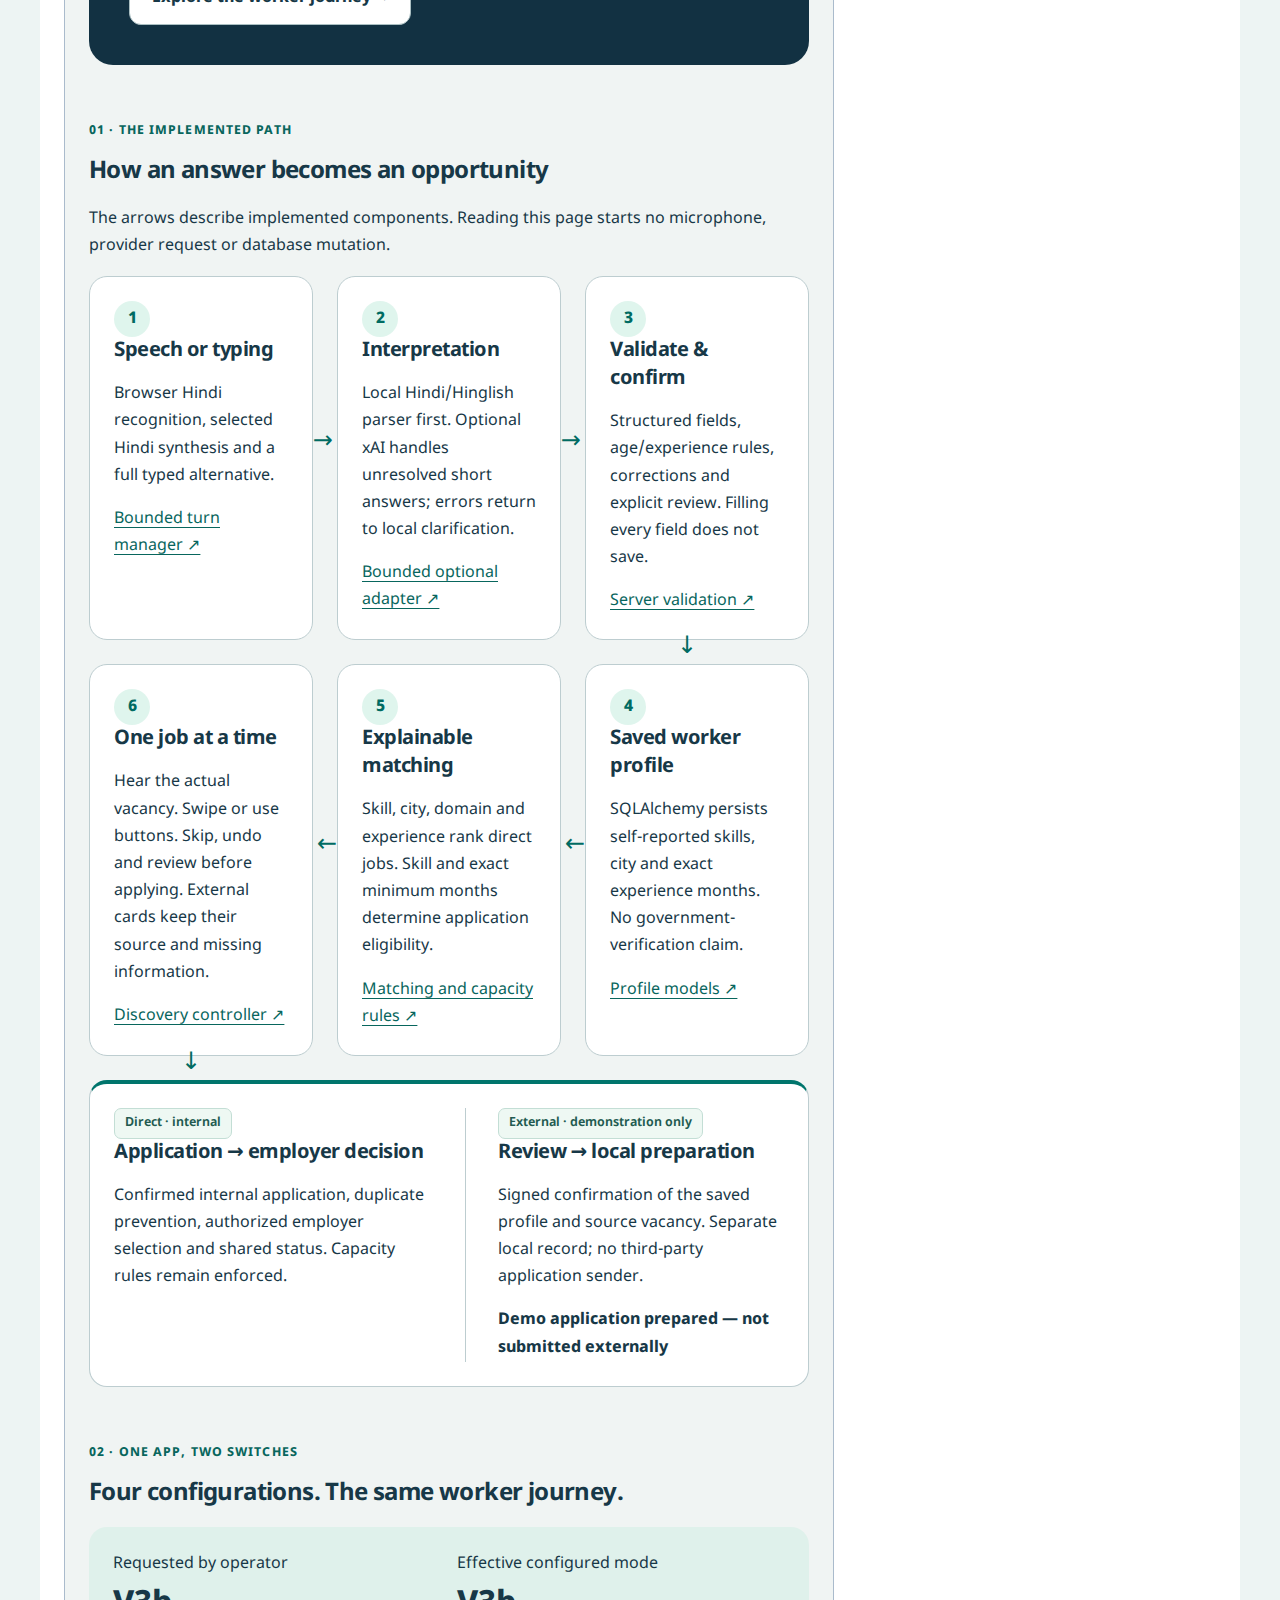
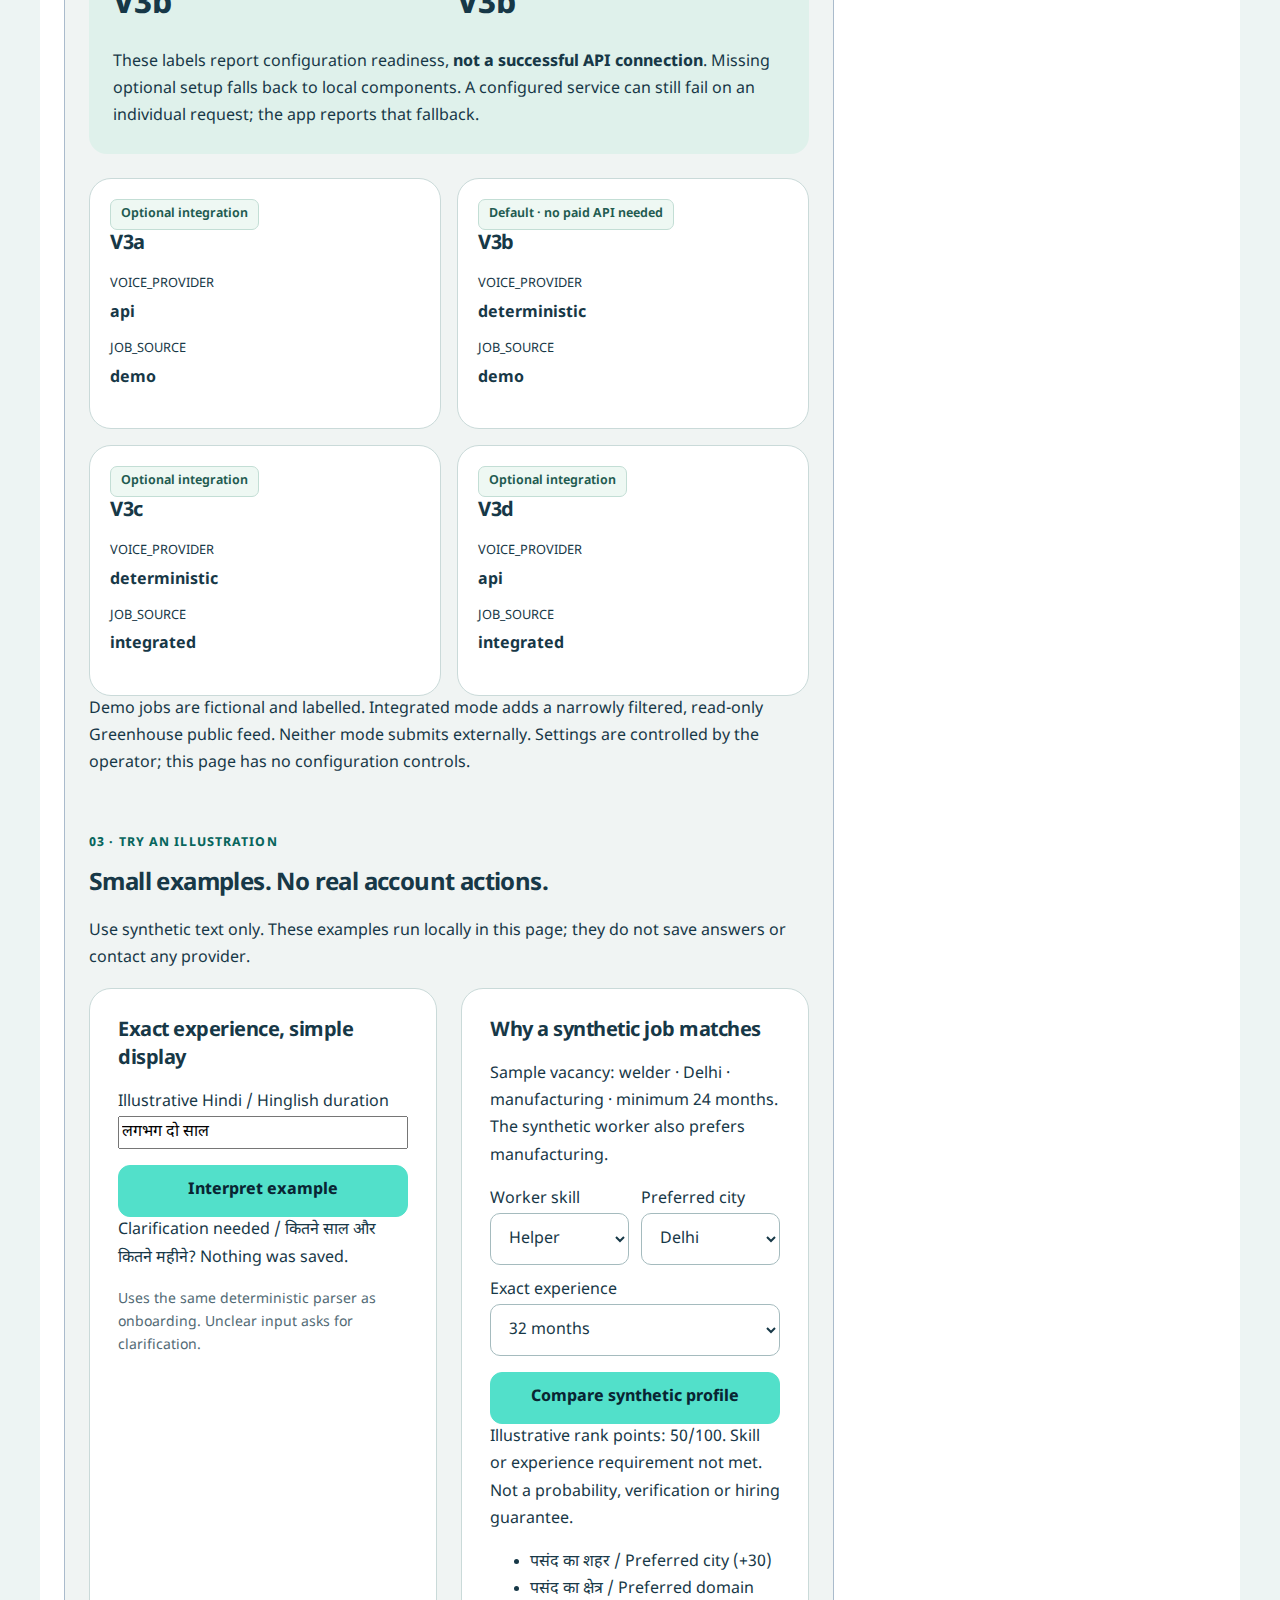
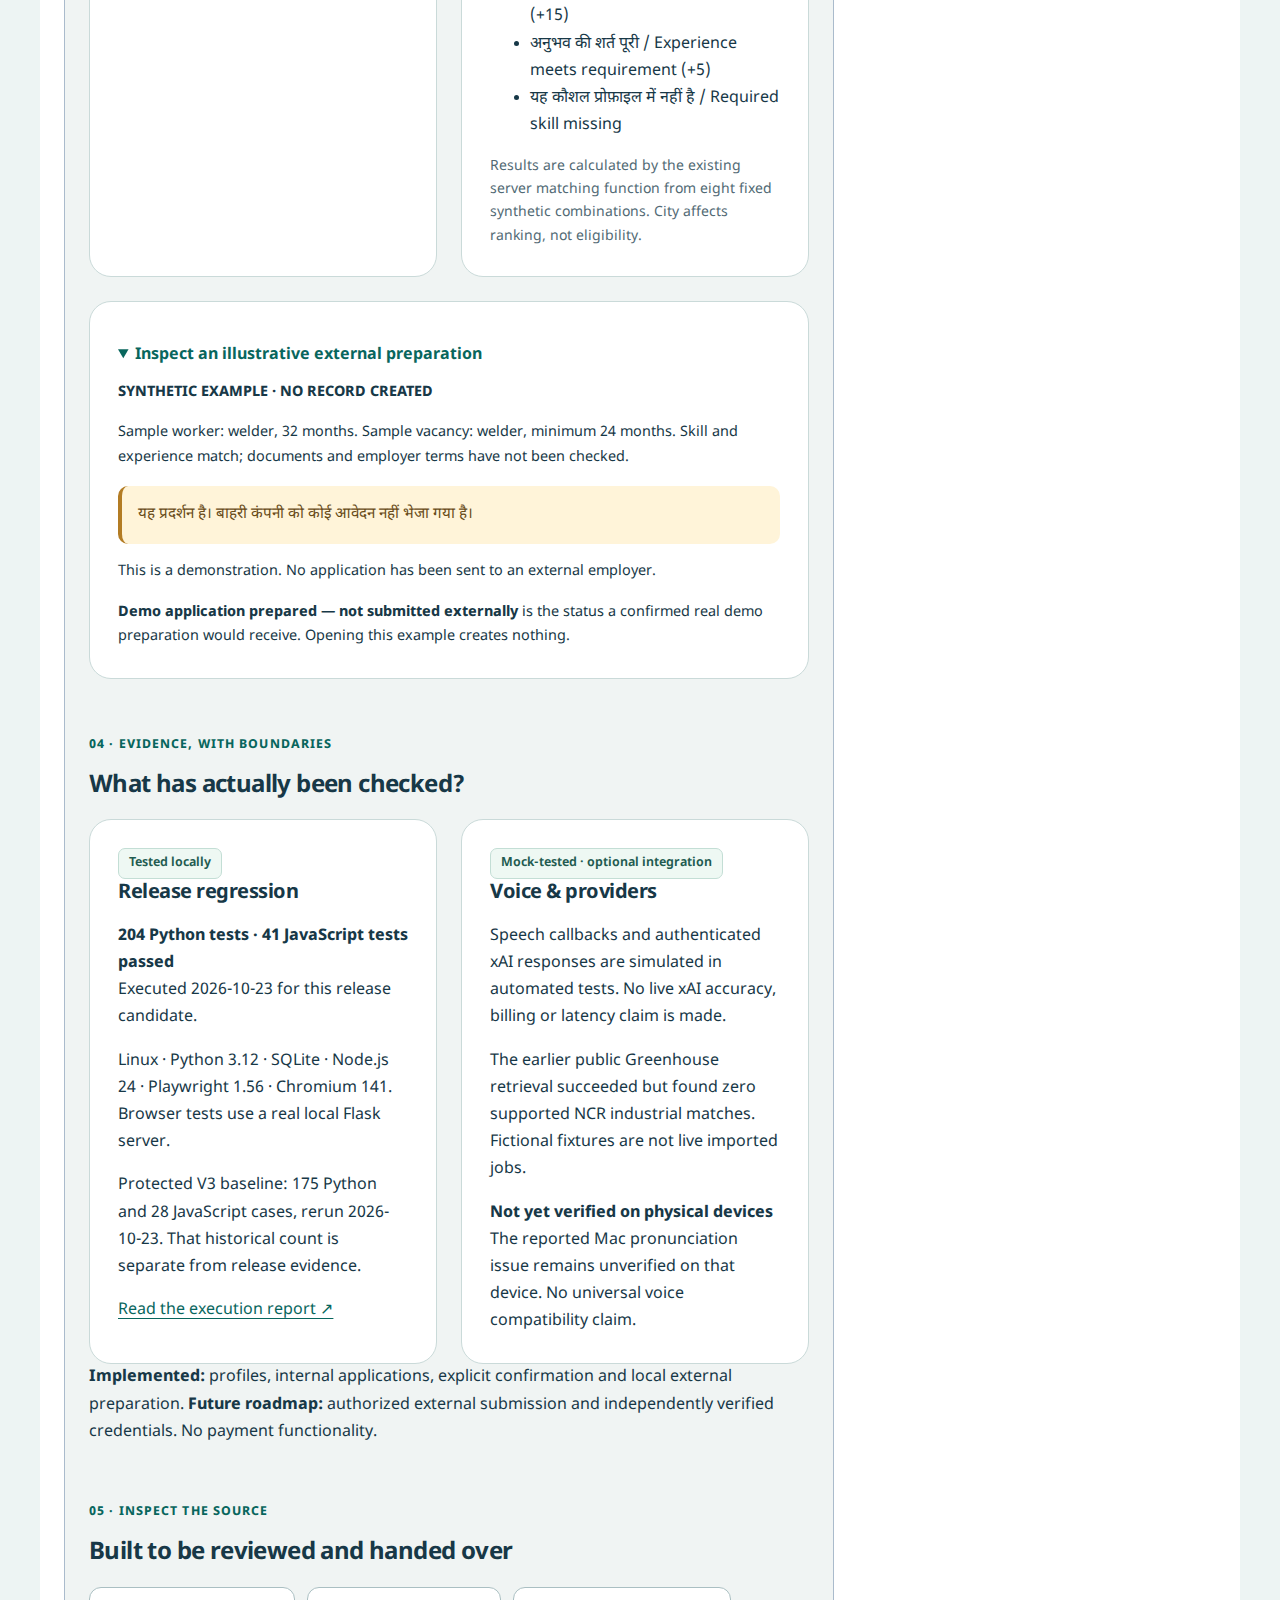
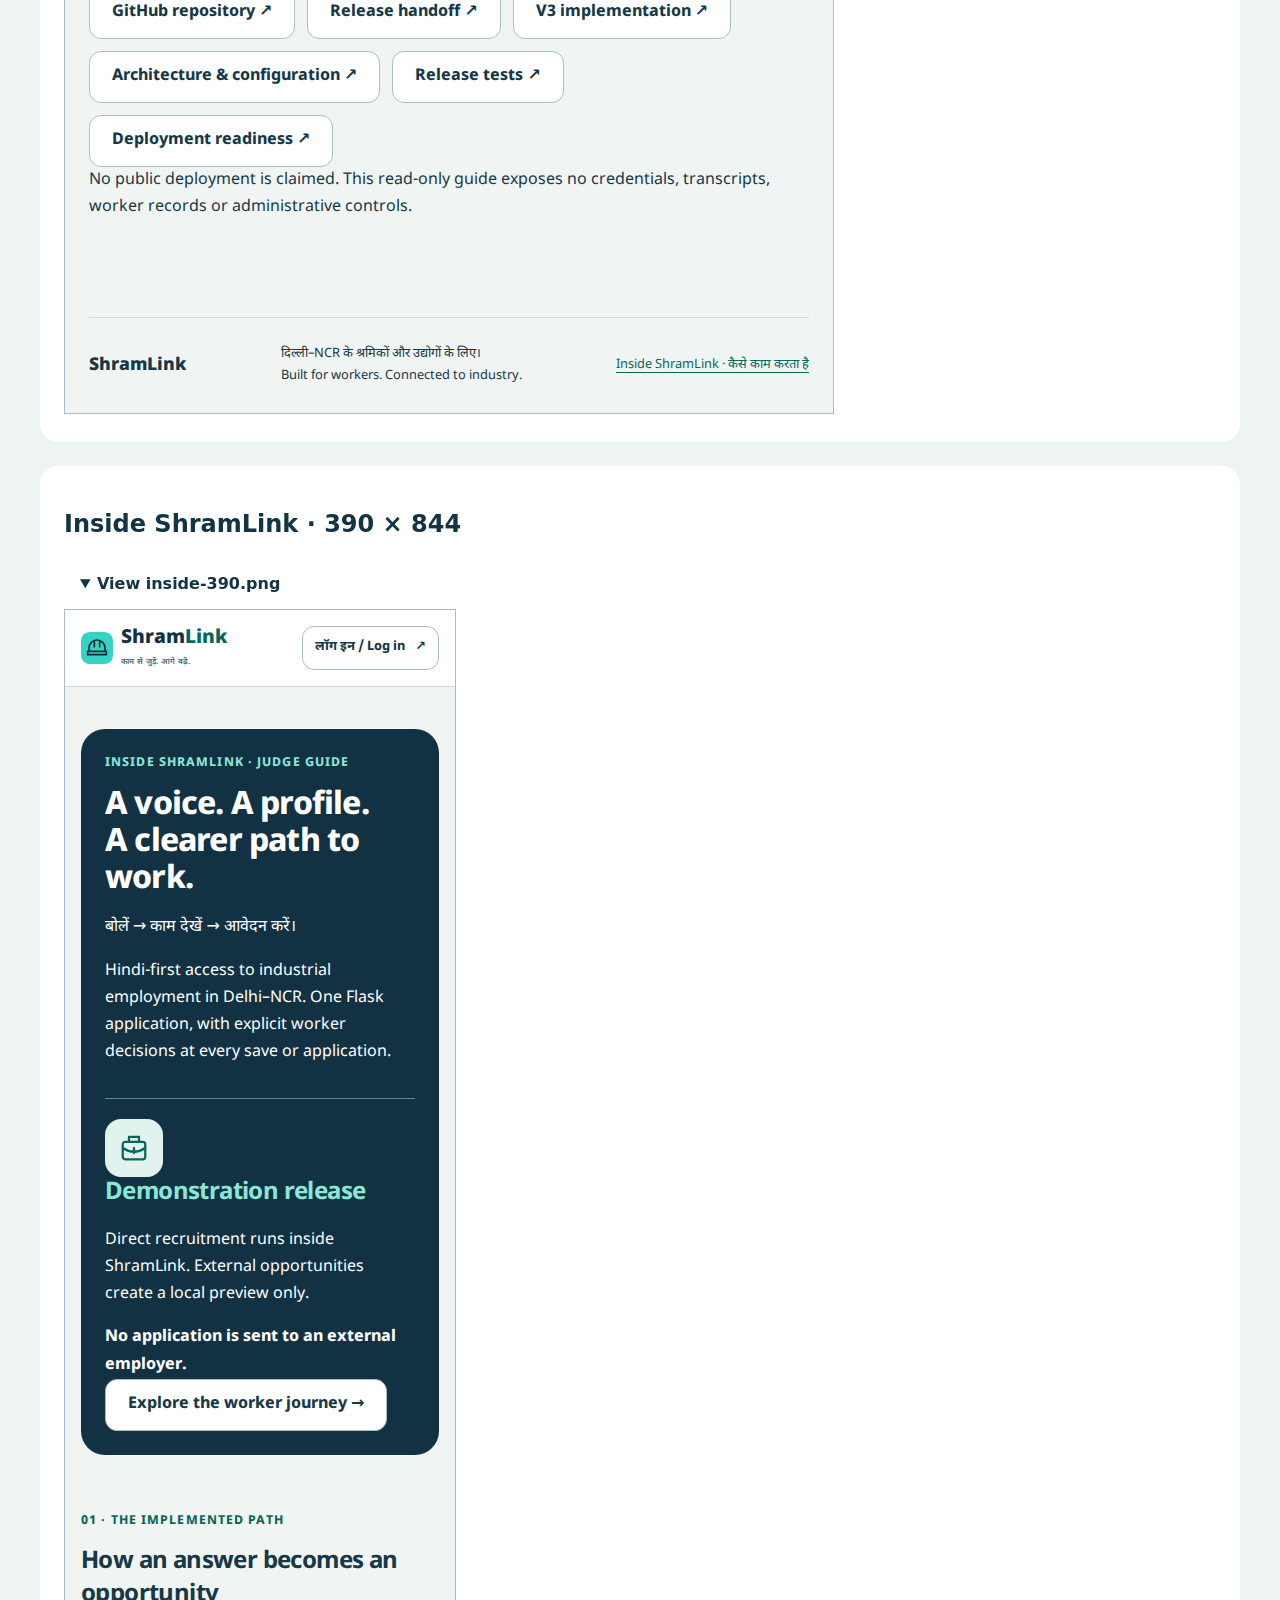
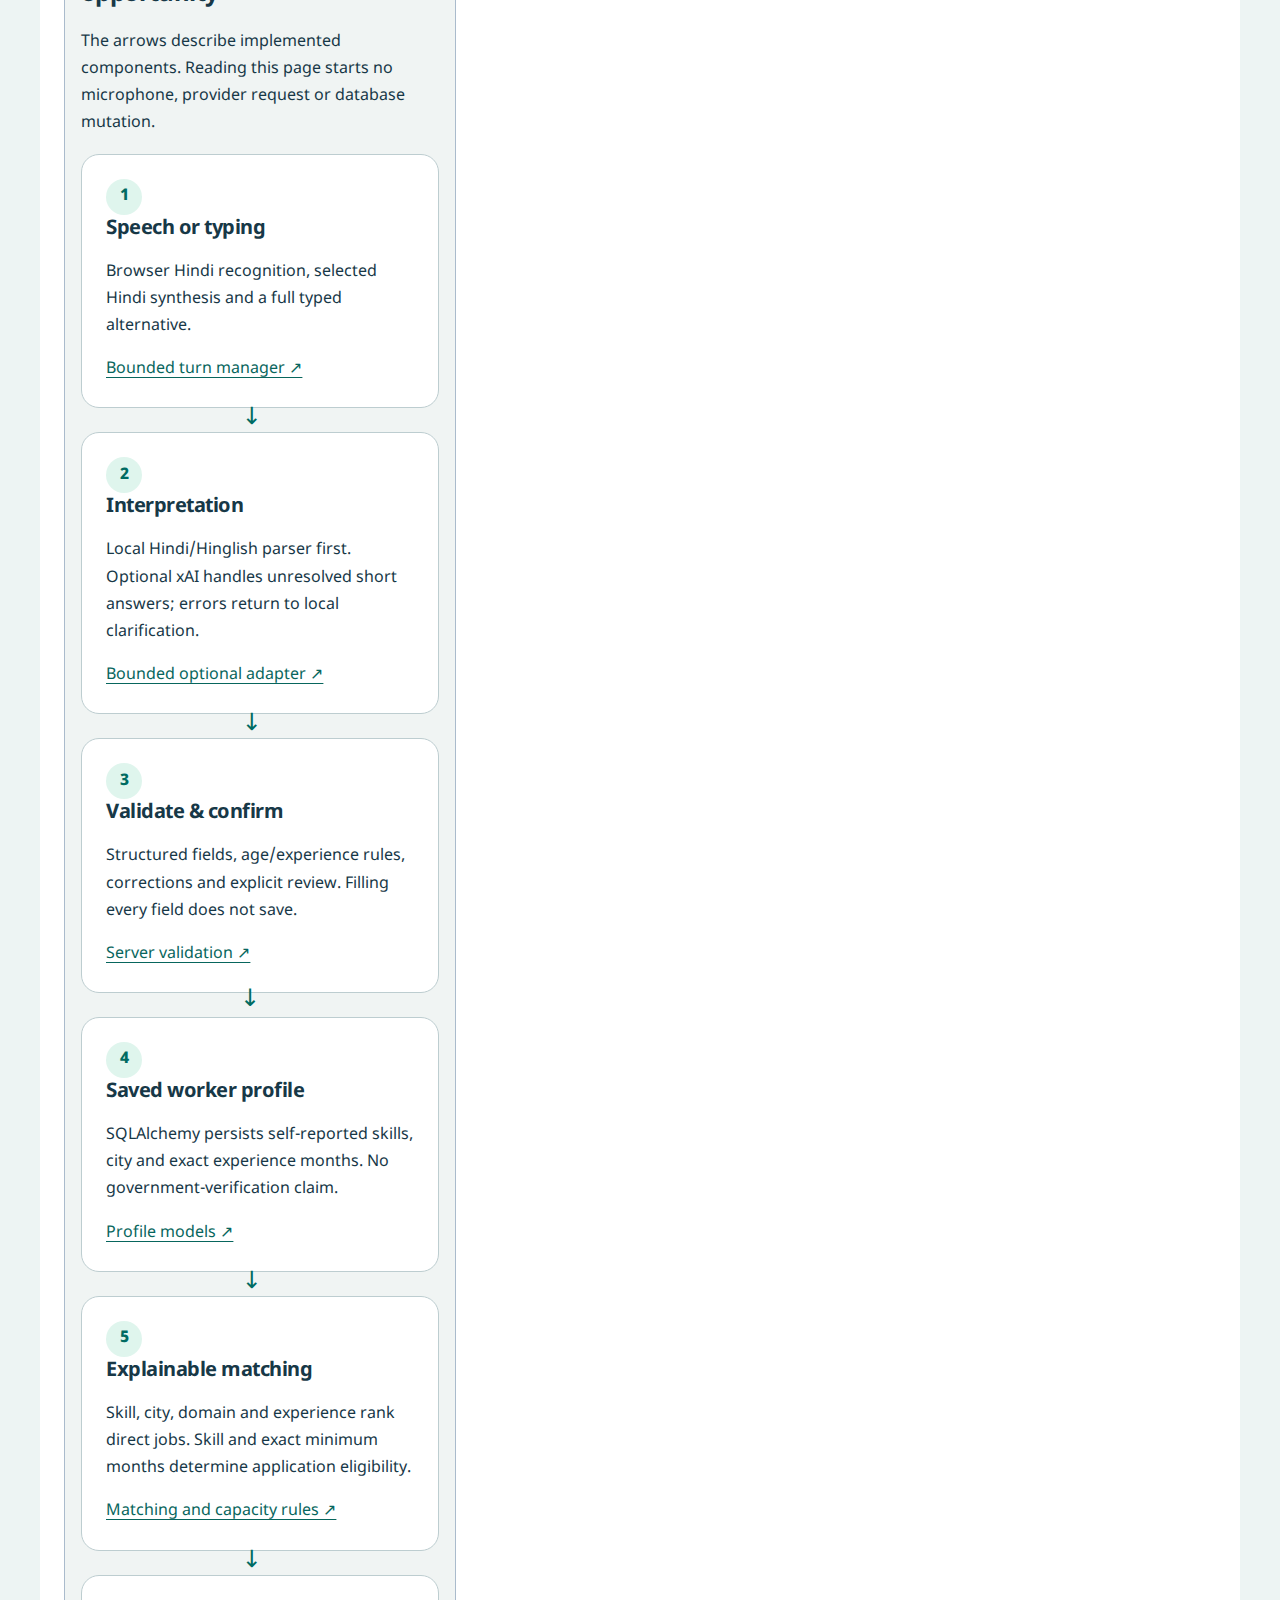
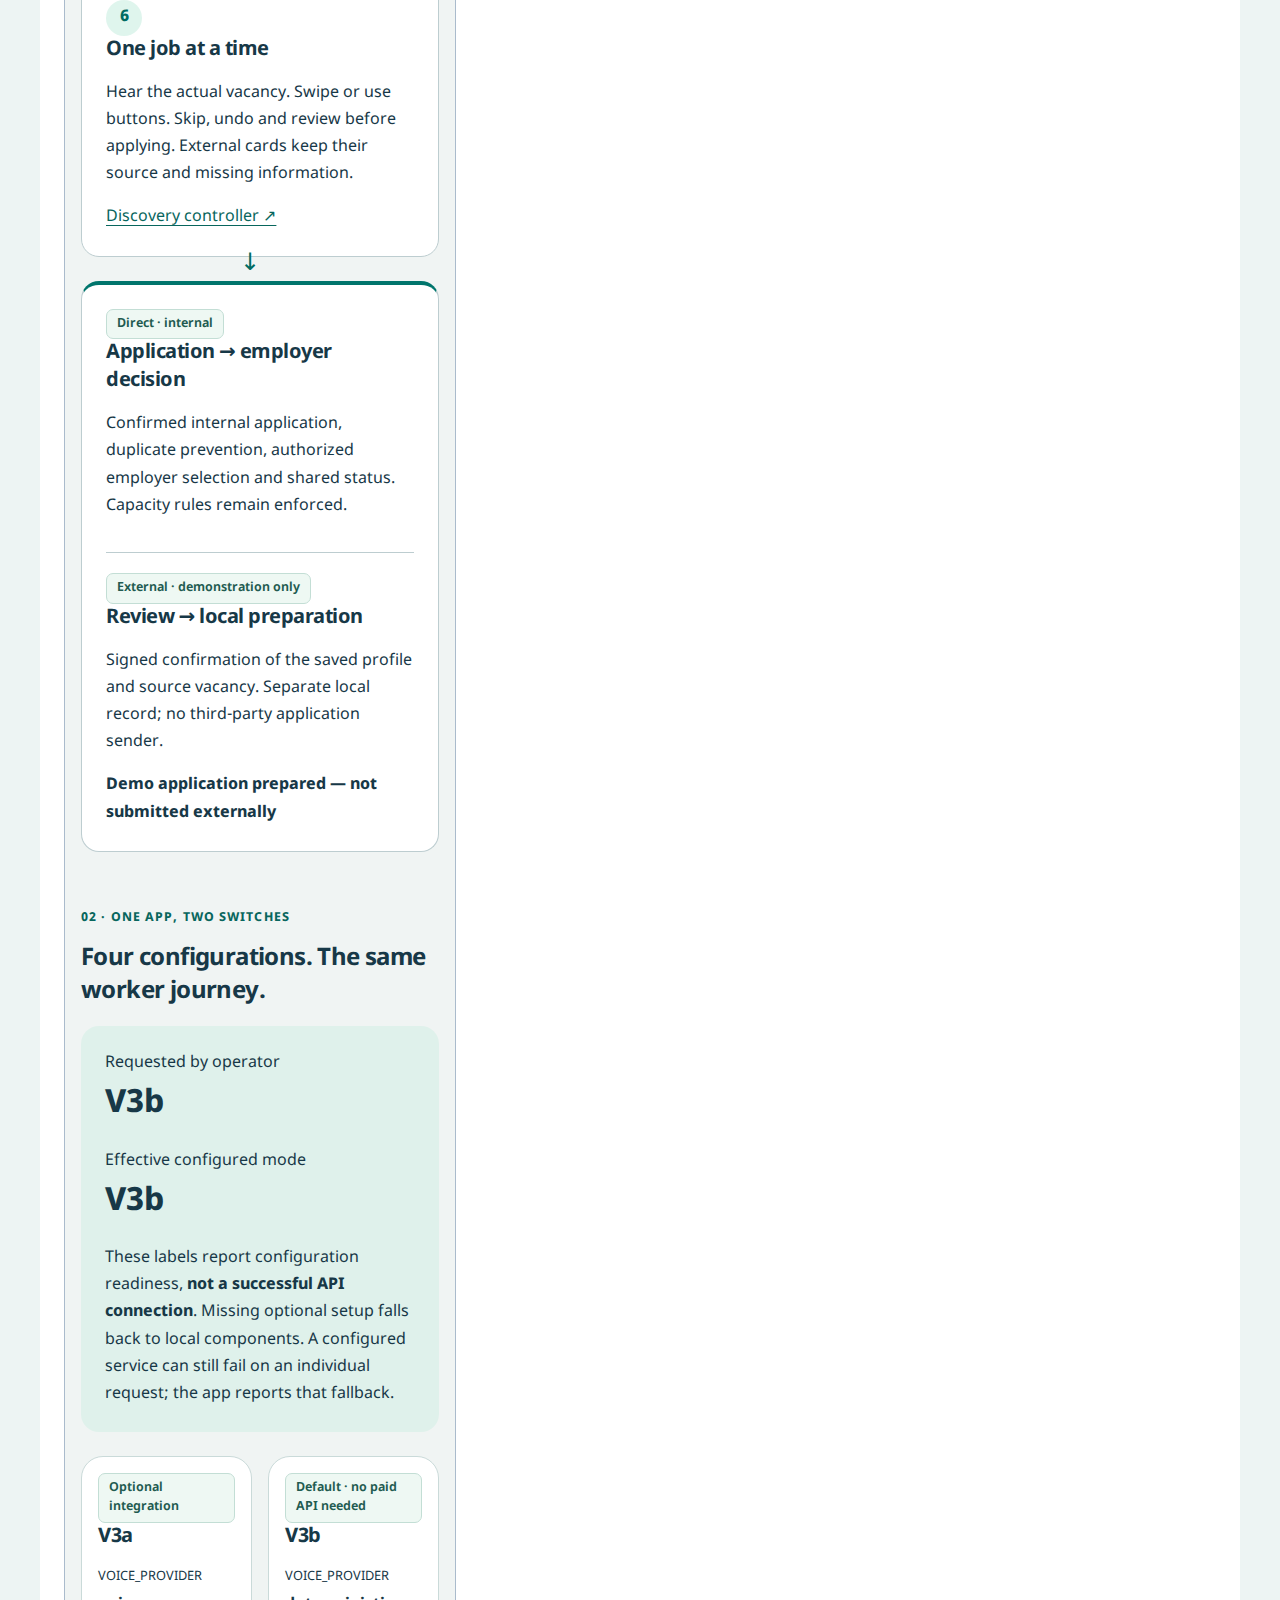
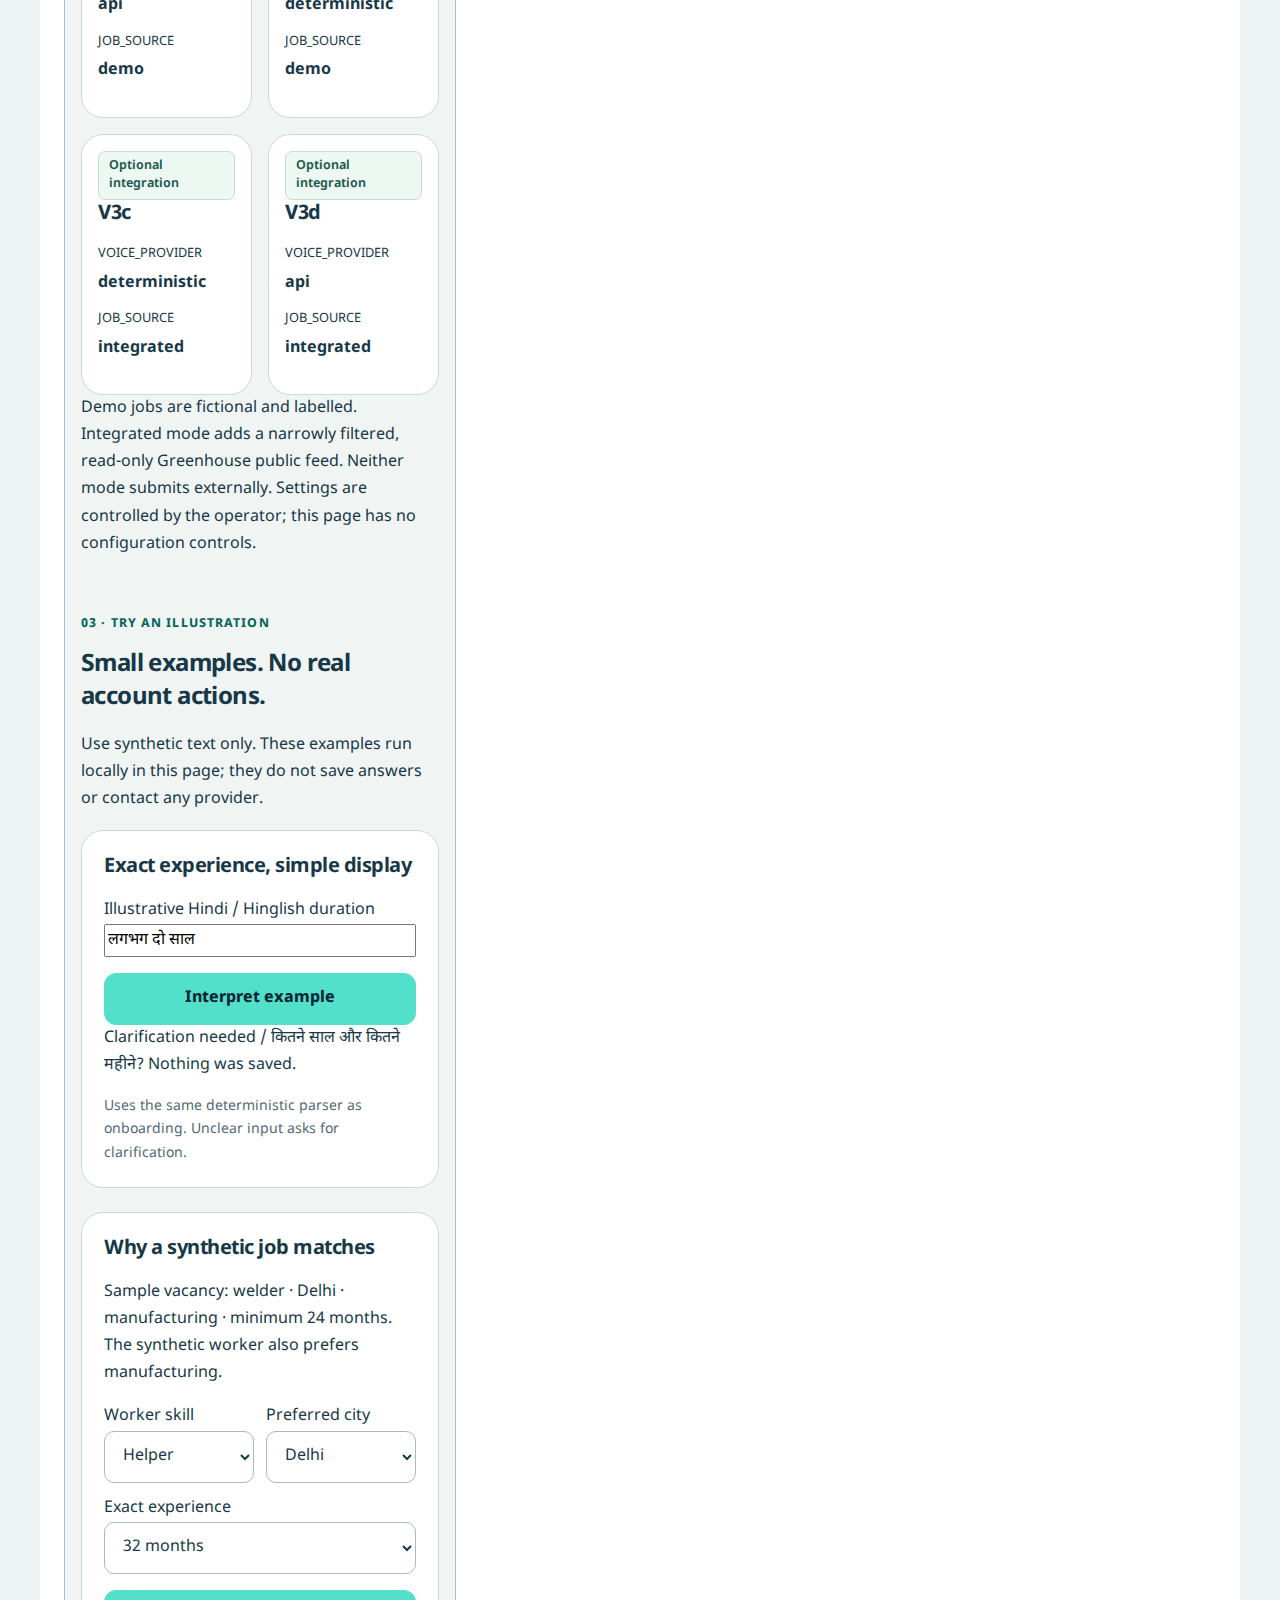
<file: docs/screenshots/release/index.html>
<!doctype html><html lang="en"><head><meta charset="utf-8"><meta name="viewport" content="width=device-width, initial-scale=1"><title>ShramLink release evidence</title><style>body{font:16px system-ui;color:#133444;background:#edf4f3;margin:0;padding:24px}main{max-width:1200px;margin:auto}img{max-width:100%;height:auto;border:1px solid #abc}a{color:#006b62}article{background:white;padding:24px;margin:24px 0;border-radius:18px}summary{padding:16px;cursor:pointer;font-weight:bold}</style></head><body><main><h1>ShramLink release screenshots</h1><p>Current release candidate. Synthetic accounts, real local Chromium layout; speech tests use simulated events. Full-page captures extend below the viewport. No physical-device or public-hosting claim.</p><p><a href="../../RELEASE_TEST_RESULTS.md">Test report</a> · <a href="../index.html">Historical V2 → V3 comparison</a></p><article><h2>Inside ShramLink · 1440 × 1000</h2><details open><summary>View inside-1440.png</summary><img src="inside-1440.png" alt="Inside ShramLink · 1440 × 1000"></details></article><article><h2>Inside ShramLink · 768 × 1024</h2><details open><summary>View inside-768.png</summary><img src="inside-768.png" alt="Inside ShramLink · 768 × 1024"></details></article><article><h2>Inside ShramLink · 390 × 844</h2><details open><summary>View inside-390.png</summary><img src="inside-390.png" alt="Inside ShramLink · 390 × 844"></details></article><article><h2>Bootstrapped eight-card stack · 390 × 844</h2><details open><summary>View populated-stack-390.png</summary><img src="populated-stack-390.png" alt="Bootstrapped eight-card stack · 390 × 844"></details></article></main></body></html>
</file>
